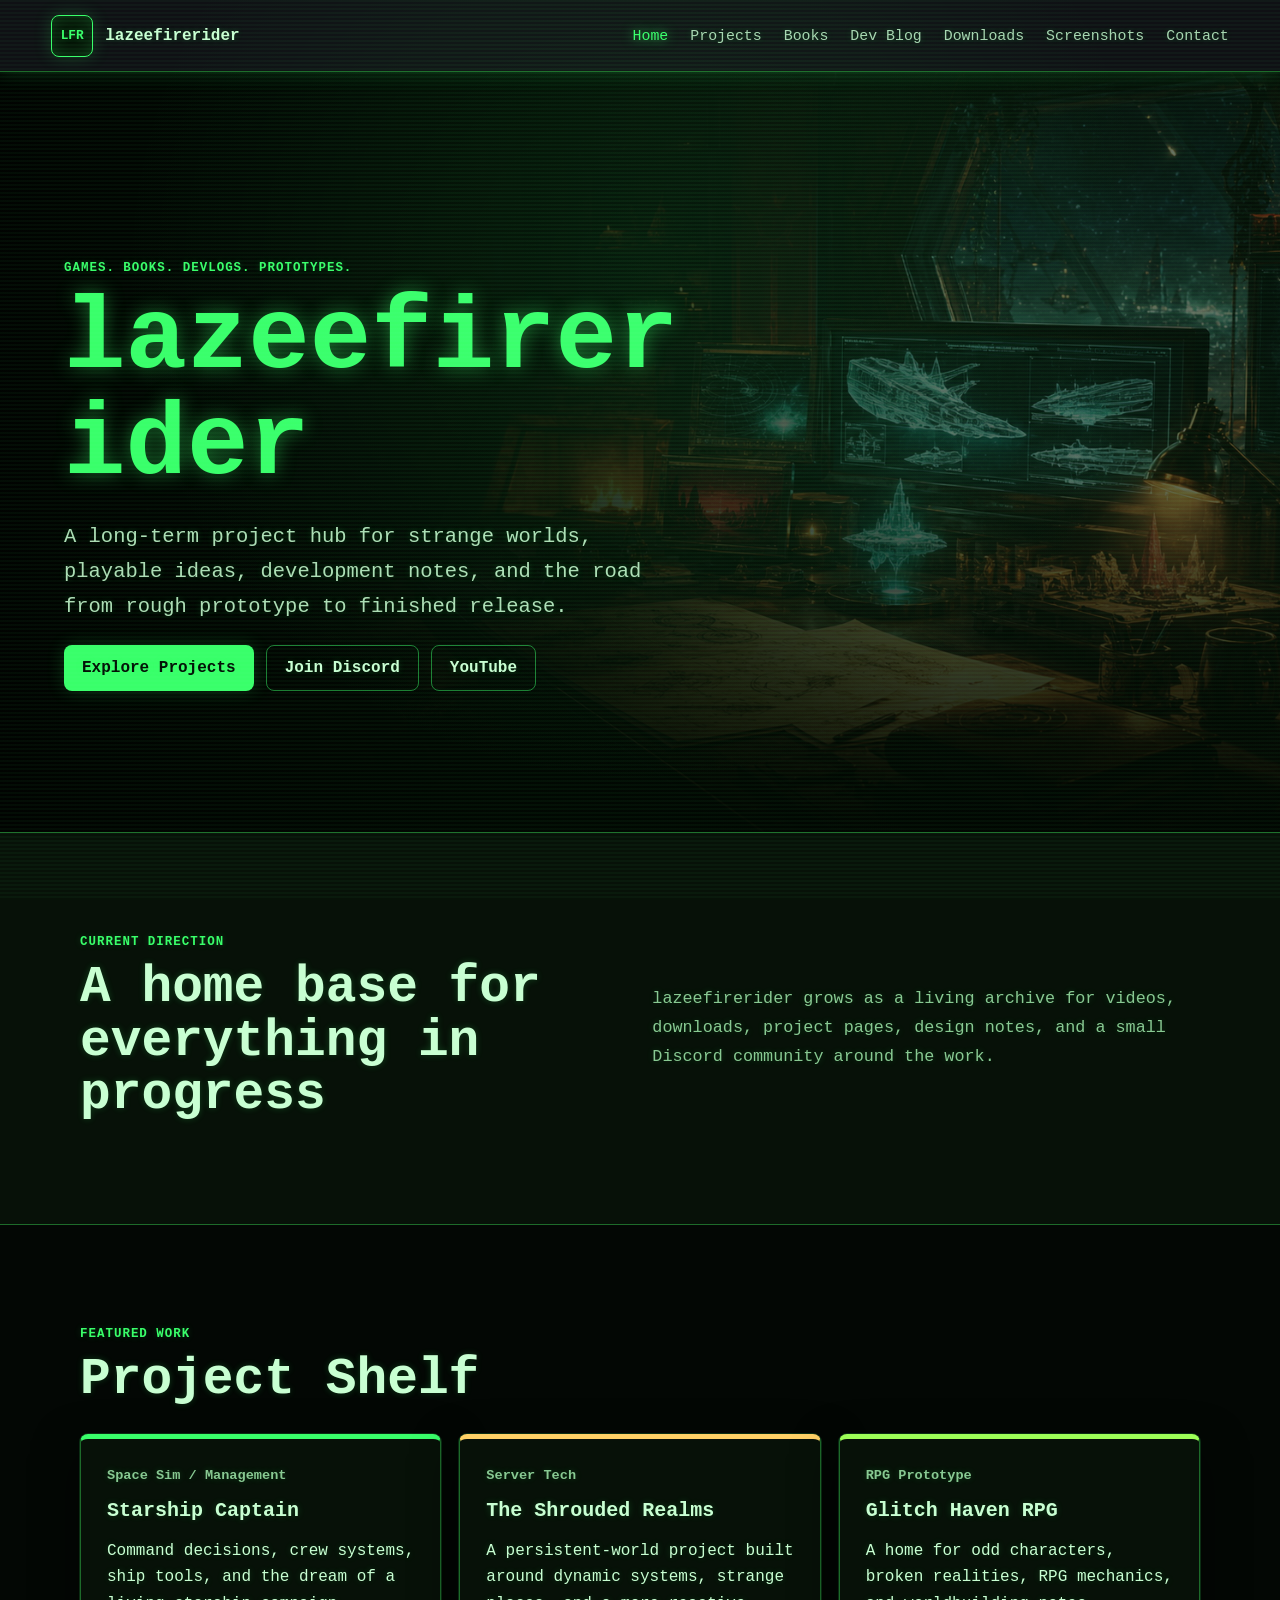
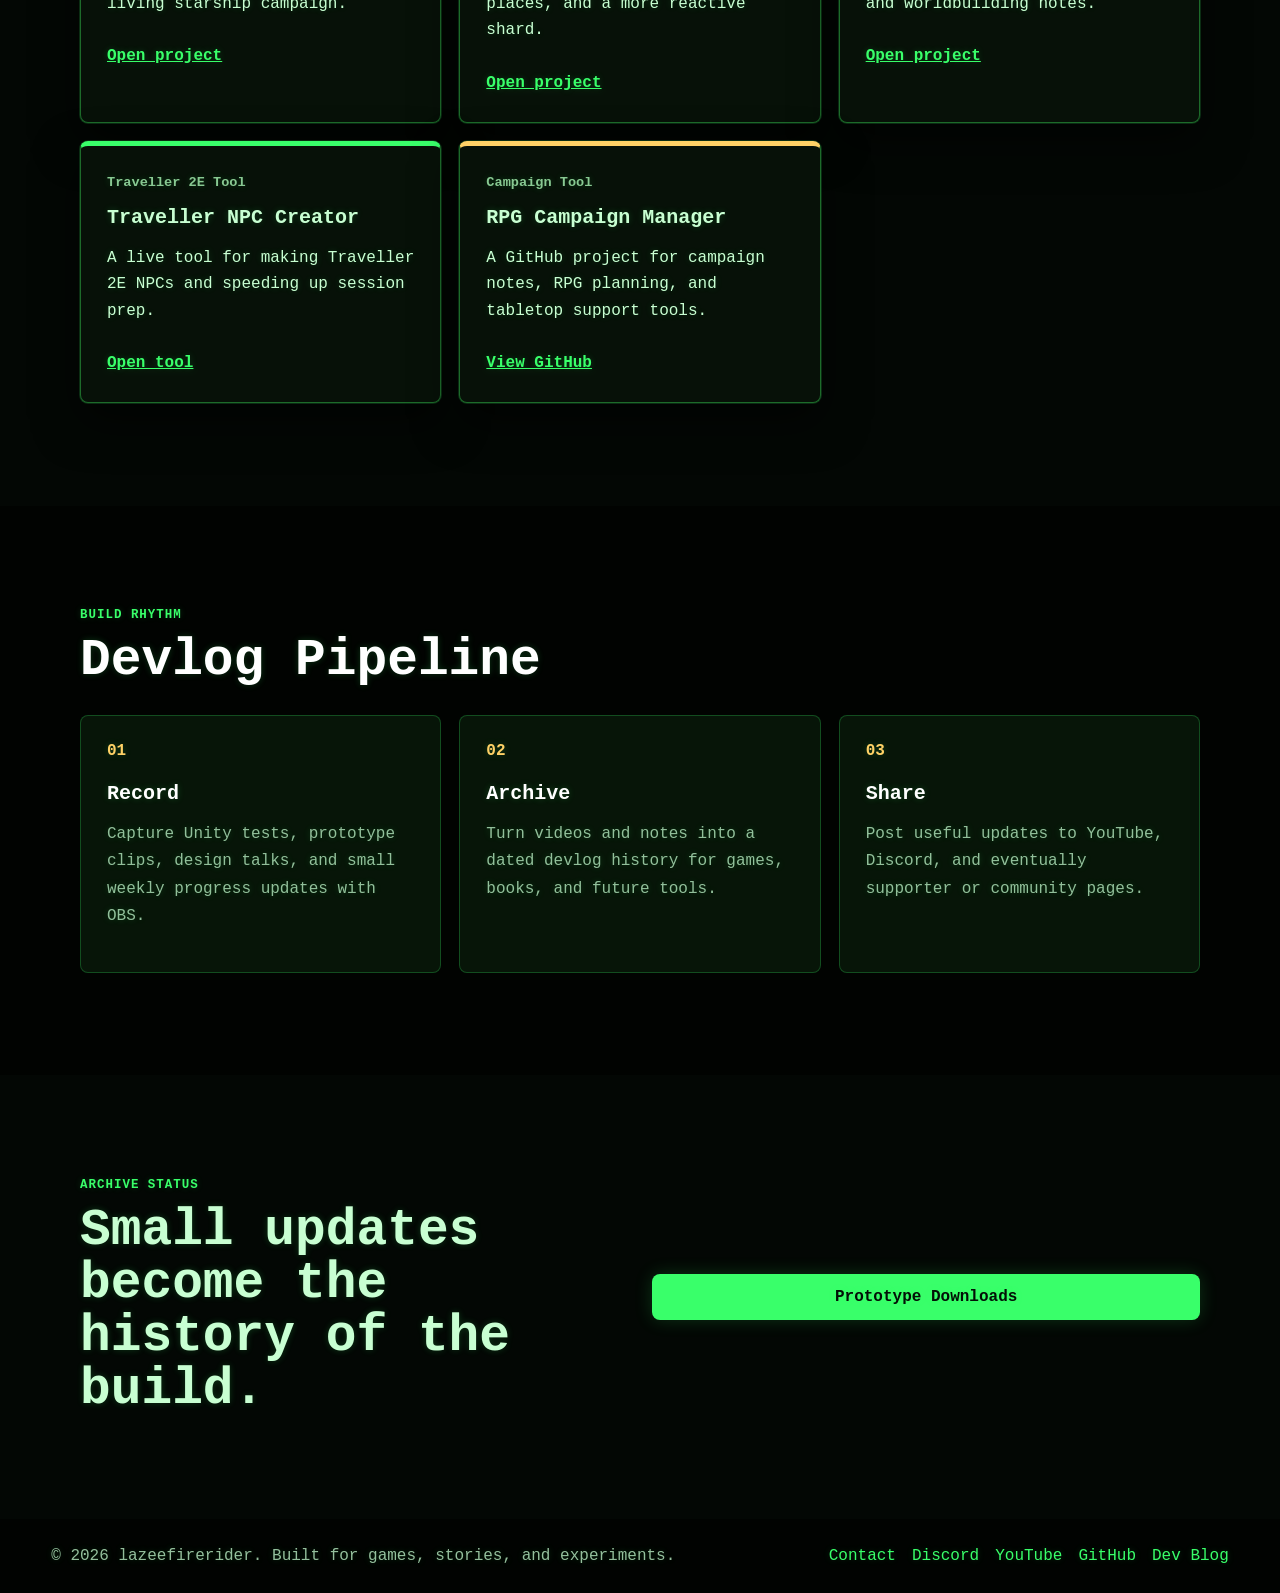
<file: index.html>
<!doctype html>
<html lang="en">
  <head>
    <meta charset="utf-8">
    <meta name="viewport" content="width=device-width, initial-scale=1">
    <title>lazeefirerider | Games, Books, Devlogs</title>
    <meta name="description" content="lazeefirerider is a long-term home for game projects, books, devlogs, prototypes, and community ideas.">
    <link rel="stylesheet" href="assets/css/styles.css">
    <script src="assets/js/main.js" defer></script>
  </head>
  <body>
    <header class="site-header">
      <a class="brand" href="index.html" aria-label="lazeefirerider home">
        <span class="brand-mark">LFR</span>
        <span class="brand-name">lazeefirerider</span>
      </a>
      <button class="nav-toggle" type="button" aria-expanded="false" aria-controls="site-nav">
        <span class="sr-only">Menu</span>
        <span></span>
        <span></span>
        <span></span>
      </button>
      <nav class="site-nav" id="site-nav" aria-label="Main navigation">
        <a href="index.html">Home</a>
        <a href="projects.html">Projects</a>
        <a href="books.html">Books</a>
        <a href="devlog.html">Dev Blog</a>
        <a href="downloads.html">Downloads</a>
        <a href="screenshots.html">Screenshots</a>
        <a href="contact.html">Contact</a>
      </nav>
    </header>

    <main>
      <section class="hero">
        <img src="assets/images/hero-workshop.png" alt="A warm sci-fi creative workshop filled with project notes, books, monitors, and starship holograms.">
        <div class="hero-overlay"></div>
        <div class="hero-content">
          <p class="eyebrow">Games. Books. Devlogs. Prototypes.</p>
          <h1>lazeefirerider</h1>
          <p class="hero-copy">A long-term project hub for strange worlds, playable ideas, development notes, and the road from rough prototype to finished release.</p>
          <div class="hero-actions">
            <a class="button primary" href="projects.html">Explore Projects</a>
            <a class="button ghost" href="https://discord.gg/QET9Vvmx8j" target="_blank" rel="noopener">Join Discord</a>
            <a class="button ghost" href="https://www.youtube.com/channel/UC9QKpTQ7woKhXMZlbx8soqw" target="_blank" rel="noopener">YouTube</a>
          </div>
        </div>
      </section>

      <section class="section intro-band">
        <div class="section-inner split">
          <div>
            <p class="eyebrow">Current Direction</p>
            <h2>A home base for everything in progress</h2>
          </div>
          <p>lazeefirerider grows as a living archive for videos, downloads, project pages, design notes, and a small Discord community around the work.</p>
        </div>
      </section>

      <section class="section">
        <div class="section-inner">
          <div class="section-heading">
            <p class="eyebrow">Featured Work</p>
            <h2>Project Shelf</h2>
          </div>
          <div class="project-grid">
            <article class="project-card accent-teal">
              <p class="project-kicker">Space Sim / Management</p>
              <h3>Starship Captain</h3>
              <p>Command decisions, crew systems, ship tools, and the dream of a living starship campaign.</p>
              <a href="projects/starship-captain.html">Open project</a>
            </article>
            <article class="project-card accent-red">
              <p class="project-kicker">Server Tech</p>
              <h3>The Shrouded Realms</h3>
              <p>A persistent-world project built around dynamic systems, strange places, and a more reactive shard.</p>
              <a href="projects/the-shrouded-realms.html">Open project</a>
            </article>
            <article class="project-card accent-gold">
              <p class="project-kicker">RPG Prototype</p>
              <h3>Glitch Haven RPG</h3>
              <p>A home for odd characters, broken realities, RPG mechanics, and worldbuilding notes.</p>
              <a href="projects/glitch-haven-rpg.html">Open project</a>
            </article>
            <article class="project-card accent-teal">
              <p class="project-kicker">Traveller 2E Tool</p>
              <h3>Traveller NPC Creator</h3>
              <p>A live tool for making Traveller 2E NPCs and speeding up session prep.</p>
              <a href="https://sites.google.com/view/lazeefirerider/traveller-2e-stuff/traveller-npc-creater?authuser=0" target="_blank" rel="noopener">Open tool</a>
            </article>
            <article class="project-card accent-red">
              <p class="project-kicker">Campaign Tool</p>
              <h3>RPG Campaign Manager</h3>
              <p>A GitHub project for campaign notes, RPG planning, and tabletop support tools.</p>
              <a href="https://github.com/lazeefirerider/RPG-Campaign-Manager" target="_blank" rel="noopener">View GitHub</a>
            </article>
          </div>
        </div>
      </section>

      <section class="section dark-band">
        <div class="section-inner">
          <div class="section-heading">
            <p class="eyebrow">Build Rhythm</p>
            <h2>Devlog Pipeline</h2>
          </div>
          <div class="timeline">
            <div>
              <span>01</span>
              <h3>Record</h3>
              <p>Capture Unity tests, prototype clips, design talks, and small weekly progress updates with OBS.</p>
            </div>
            <div>
              <span>02</span>
              <h3>Archive</h3>
              <p>Turn videos and notes into a dated devlog history for games, books, and future tools.</p>
            </div>
            <div>
              <span>03</span>
              <h3>Share</h3>
              <p>Post useful updates to YouTube, Discord, and eventually supporter or community pages.</p>
            </div>
          </div>
        </div>
      </section>

      <section class="section">
        <div class="section-inner cta-row">
          <div>
            <p class="eyebrow">Archive Status</p>
            <h2>Small updates become the history of the build.</h2>
          </div>
          <a class="button primary" href="downloads.html">Prototype Downloads</a>
        </div>
      </section>
    </main>

    <footer class="site-footer">
      <p>&copy; <span data-current-year></span> lazeefirerider. Built for games, stories, and experiments.</p>
      <div>
        <a href="contact.html">Contact</a>
        <a href="https://discord.gg/QET9Vvmx8j" target="_blank" rel="noopener">Discord</a>
        <a href="https://www.youtube.com/channel/UC9QKpTQ7woKhXMZlbx8soqw" target="_blank" rel="noopener">YouTube</a>
        <a href="https://github.com/lazeefirerider" target="_blank" rel="noopener">GitHub</a>
        <a href="devlog.html">Dev Blog</a>
      </div>
    </footer>
  </body>
</html>
</file>
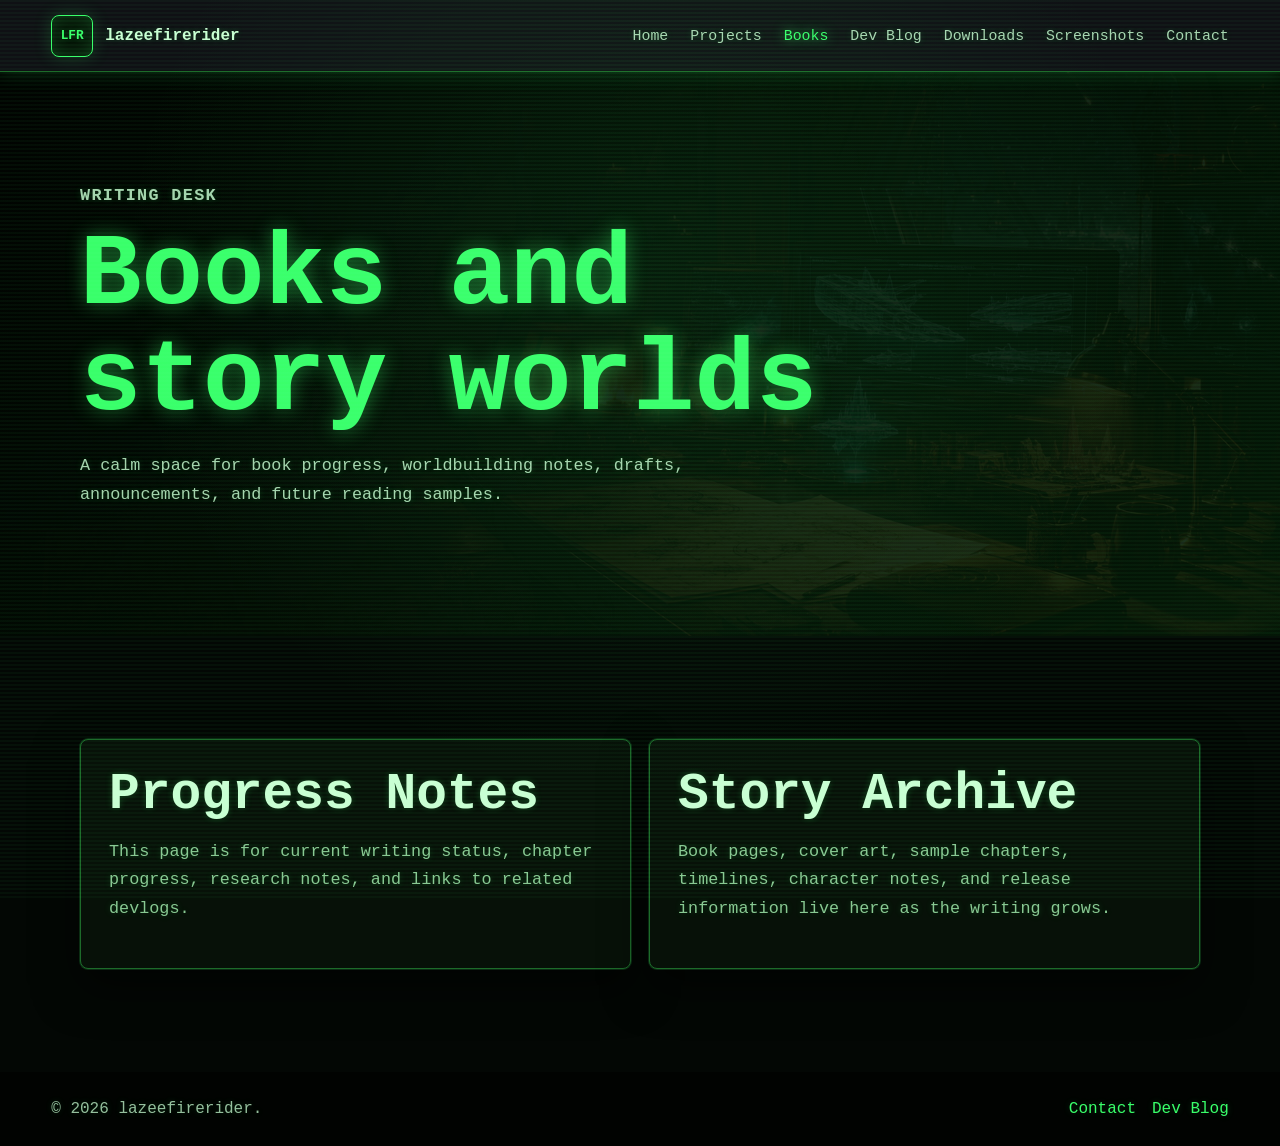
<file: books.html>
<!doctype html>
<html lang="en">
  <head>
    <meta charset="utf-8">
    <meta name="viewport" content="width=device-width, initial-scale=1">
    <title>Books | lazeefirerider</title>
    <link rel="stylesheet" href="assets/css/styles.css">
    <script src="assets/js/main.js" defer></script>
  </head>
  <body>
    <header class="site-header">
      <a class="brand" href="index.html"><span class="brand-mark">LFR</span><span class="brand-name">lazeefirerider</span></a>
      <button class="nav-toggle" type="button" aria-expanded="false" aria-controls="site-nav"><span class="sr-only">Menu</span><span></span><span></span><span></span></button>
      <nav class="site-nav" id="site-nav" aria-label="Main navigation"><a href="index.html">Home</a><a href="projects.html">Projects</a><a href="books.html">Books</a><a href="devlog.html">Dev Blog</a><a href="downloads.html">Downloads</a><a href="screenshots.html">Screenshots</a><a href="contact.html">Contact</a></nav>
    </header>
    <main>
      <section class="page-hero compact"><div class="section-inner"><p class="eyebrow">Writing Desk</p><h1>Books and story worlds</h1><p>A calm space for book progress, worldbuilding notes, drafts, announcements, and future reading samples.</p></div></section>
      <section class="section">
        <div class="section-inner content-grid">
          <article><h2>Progress Notes</h2><p>This page is for current writing status, chapter progress, research notes, and links to related devlogs.</p></article>
          <article><h2>Story Archive</h2><p>Book pages, cover art, sample chapters, timelines, character notes, and release information live here as the writing grows.</p></article>
        </div>
      </section>
    </main>
    <footer class="site-footer"><p>&copy; <span data-current-year></span> lazeefirerider.</p><div><a href="contact.html">Contact</a><a href="devlog.html">Dev Blog</a></div></footer>
  </body>
</html>
</file>
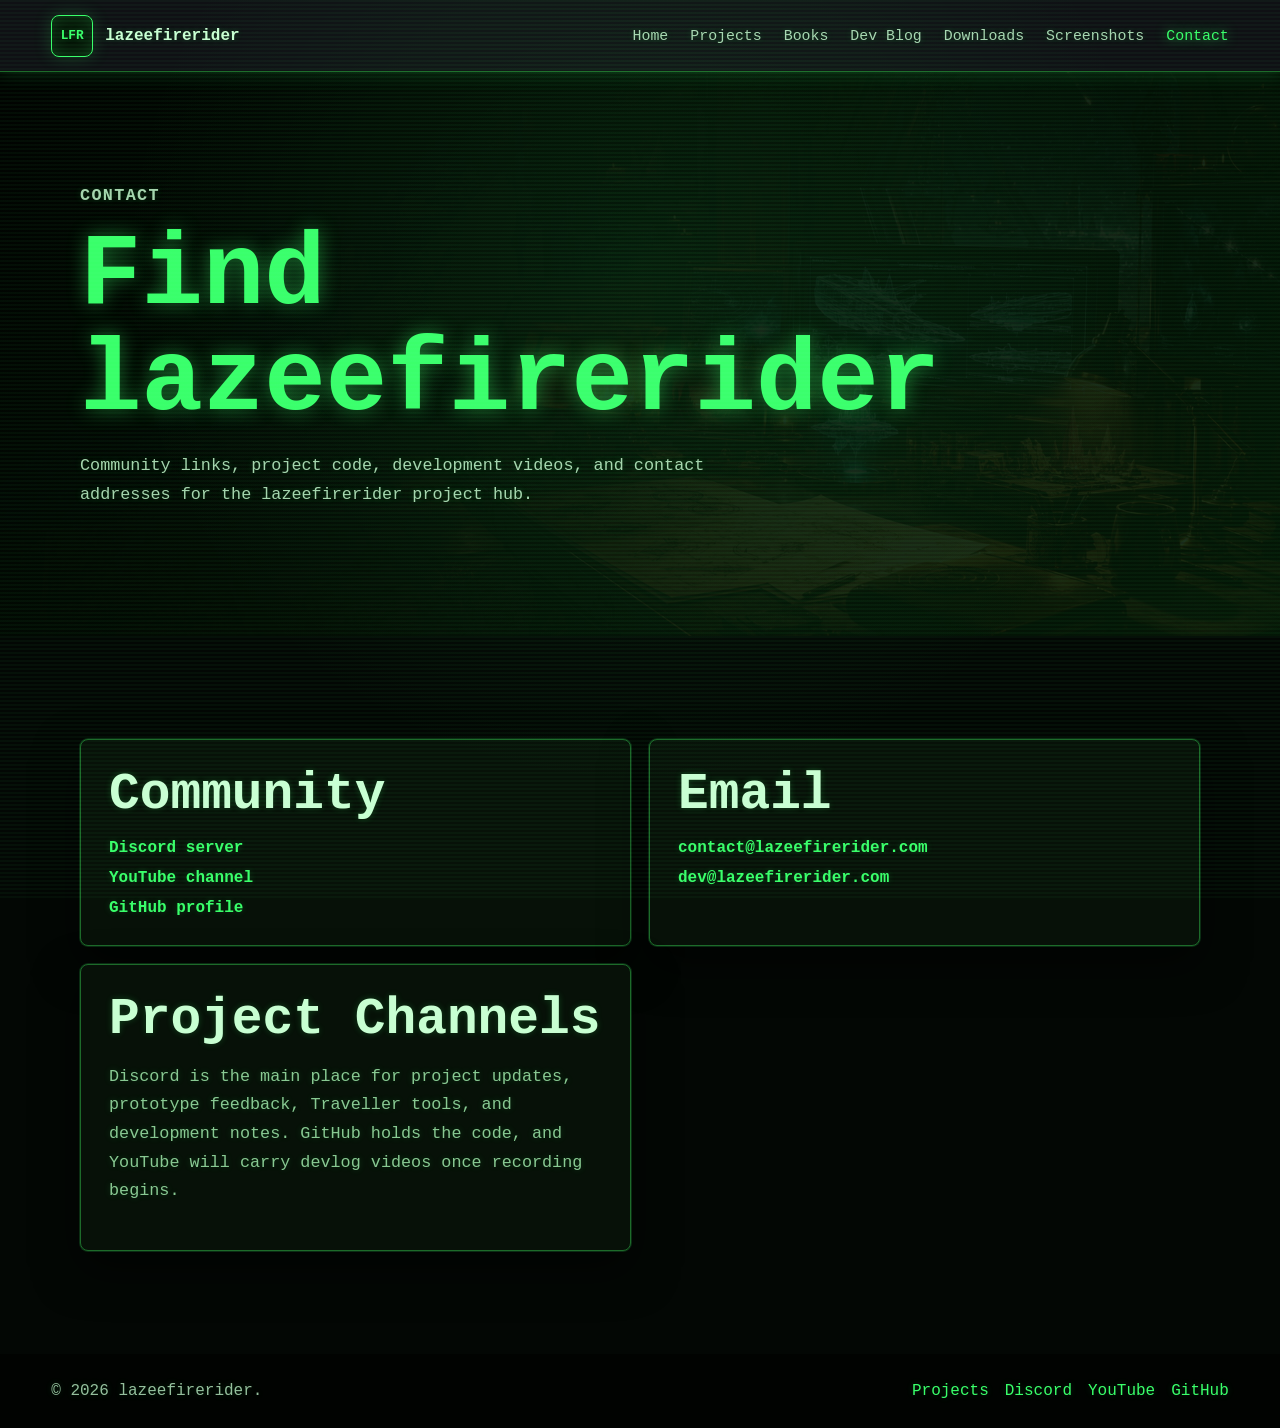
<file: contact.html>
<!doctype html>
<html lang="en">
  <head>
    <meta charset="utf-8">
    <meta name="viewport" content="width=device-width, initial-scale=1">
    <title>Contact | lazeefirerider</title>
    <link rel="stylesheet" href="assets/css/styles.css">
    <script src="assets/js/main.js" defer></script>
  </head>
  <body>
    <header class="site-header">
      <a class="brand" href="index.html"><span class="brand-mark">LFR</span><span class="brand-name">lazeefirerider</span></a>
      <button class="nav-toggle" type="button" aria-expanded="false" aria-controls="site-nav"><span class="sr-only">Menu</span><span></span><span></span><span></span></button>
      <nav class="site-nav" id="site-nav" aria-label="Main navigation"><a href="index.html">Home</a><a href="projects.html">Projects</a><a href="books.html">Books</a><a href="devlog.html">Dev Blog</a><a href="downloads.html">Downloads</a><a href="screenshots.html">Screenshots</a><a href="contact.html">Contact</a></nav>
    </header>
    <main>
      <section class="page-hero compact"><div class="section-inner"><p class="eyebrow">Contact</p><h1>Find lazeefirerider</h1><p>Community links, project code, development videos, and contact addresses for the lazeefirerider project hub.</p></div></section>
      <section class="section">
        <div class="section-inner contact-grid">
          <article>
            <h2>Community</h2>
            <ul class="link-list">
              <li><a href="https://discord.gg/QET9Vvmx8j" target="_blank" rel="noopener">Discord server</a></li>
              <li><a href="https://www.youtube.com/channel/UC9QKpTQ7woKhXMZlbx8soqw" target="_blank" rel="noopener">YouTube channel</a></li>
              <li><a href="https://github.com/lazeefirerider" target="_blank" rel="noopener">GitHub profile</a></li>
            </ul>
          </article>
          <article>
            <h2>Email</h2>
            <ul class="link-list">
              <li><a href="mailto:contact@lazeefirerider.com">contact@lazeefirerider.com</a></li>
              <li><a href="mailto:dev@lazeefirerider.com">dev@lazeefirerider.com</a></li>
            </ul>
          </article>
          <article>
            <h2>Project Channels</h2>
            <p>Discord is the main place for project updates, prototype feedback, Traveller tools, and development notes. GitHub holds the code, and YouTube will carry devlog videos once recording begins.</p>
          </article>
        </div>
      </section>
    </main>
    <footer class="site-footer"><p>&copy; <span data-current-year></span> lazeefirerider.</p><div><a href="projects.html">Projects</a><a href="https://discord.gg/QET9Vvmx8j" target="_blank" rel="noopener">Discord</a><a href="https://www.youtube.com/channel/UC9QKpTQ7woKhXMZlbx8soqw" target="_blank" rel="noopener">YouTube</a><a href="https://github.com/lazeefirerider" target="_blank" rel="noopener">GitHub</a></div></footer>
  </body>
</html>
</file>
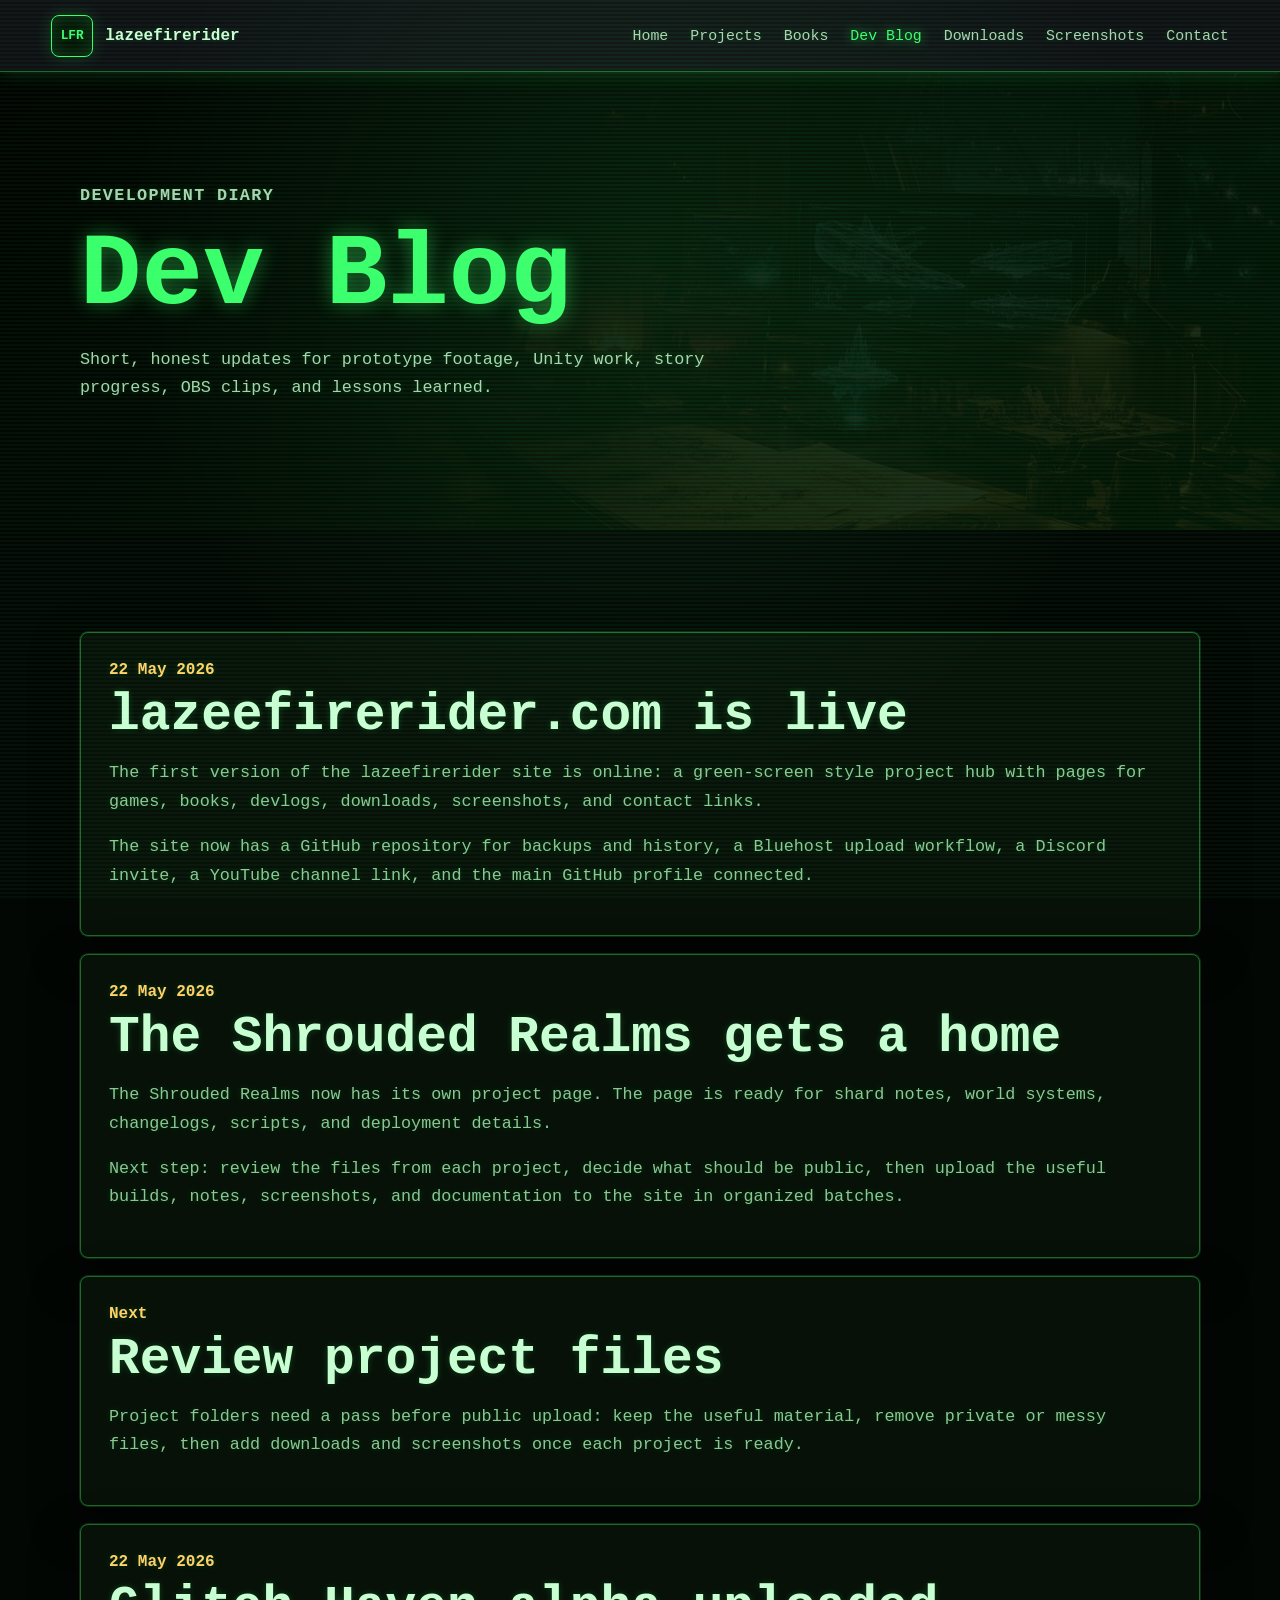
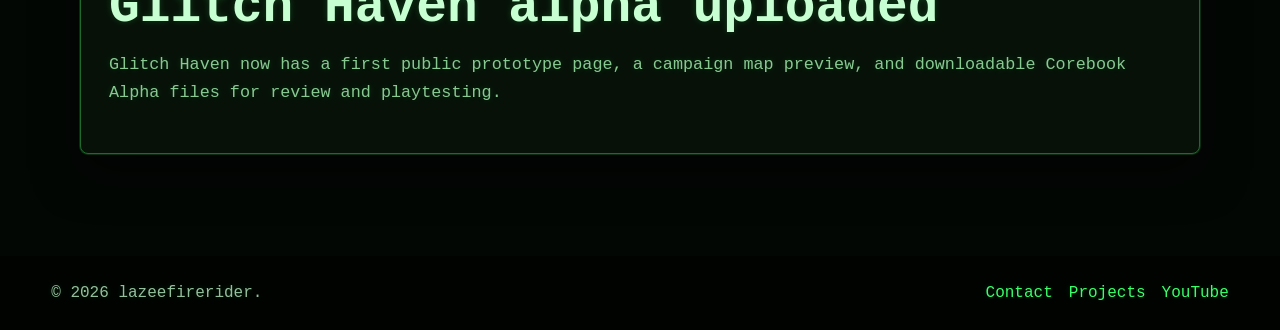
<file: devlog.html>
<!doctype html>
<html lang="en">
  <head>
    <meta charset="utf-8">
    <meta name="viewport" content="width=device-width, initial-scale=1">
    <title>Dev Blog | lazeefirerider</title>
    <link rel="stylesheet" href="assets/css/styles.css">
    <script src="assets/js/main.js" defer></script>
  </head>
  <body>
    <header class="site-header">
      <a class="brand" href="index.html"><span class="brand-mark">LFR</span><span class="brand-name">lazeefirerider</span></a>
      <button class="nav-toggle" type="button" aria-expanded="false" aria-controls="site-nav"><span class="sr-only">Menu</span><span></span><span></span><span></span></button>
      <nav class="site-nav" id="site-nav" aria-label="Main navigation"><a href="index.html">Home</a><a href="projects.html">Projects</a><a href="books.html">Books</a><a href="devlog.html">Dev Blog</a><a href="downloads.html">Downloads</a><a href="screenshots.html">Screenshots</a><a href="contact.html">Contact</a></nav>
    </header>
    <main>
      <section class="page-hero compact"><div class="section-inner"><p class="eyebrow">Development Diary</p><h1>Dev Blog</h1><p>Short, honest updates for prototype footage, Unity work, story progress, OBS clips, and lessons learned.</p></div></section>
      <section class="section">
        <div class="section-inner journal-list">
          <article class="journal-entry">
            <time datetime="2026-05-22">22 May 2026</time>
            <h2>lazeefirerider.com is live</h2>
            <p>The first version of the lazeefirerider site is online: a green-screen style project hub with pages for games, books, devlogs, downloads, screenshots, and contact links.</p>
            <p>The site now has a GitHub repository for backups and history, a Bluehost upload workflow, a Discord invite, a YouTube channel link, and the main GitHub profile connected.</p>
          </article>
          <article class="journal-entry">
            <time datetime="2026-05-22">22 May 2026</time>
            <h2>The Shrouded Realms gets a home</h2>
            <p>The Shrouded Realms now has its own project page. The page is ready for shard notes, world systems, changelogs, scripts, and deployment details.</p>
            <p>Next step: review the files from each project, decide what should be public, then upload the useful builds, notes, screenshots, and documentation to the site in organized batches.</p>
          </article>
          <article class="journal-entry">
            <time datetime="2026-05-22">Next</time>
            <h2>Review project files</h2>
            <p>Project folders need a pass before public upload: keep the useful material, remove private or messy files, then add downloads and screenshots once each project is ready.</p>
          </article>
          <article class="journal-entry">
            <time datetime="2026-05-22">22 May 2026</time>
            <h2>Glitch Haven alpha uploaded</h2>
            <p>Glitch Haven now has a first public prototype page, a campaign map preview, and downloadable Corebook Alpha files for review and playtesting.</p>
          </article>
        </div>
      </section>
    </main>
    <footer class="site-footer"><p>&copy; <span data-current-year></span> lazeefirerider.</p><div><a href="contact.html">Contact</a><a href="projects.html">Projects</a><a href="https://www.youtube.com/channel/UC9QKpTQ7woKhXMZlbx8soqw" target="_blank" rel="noopener">YouTube</a></div></footer>
  </body>
</html>
</file>
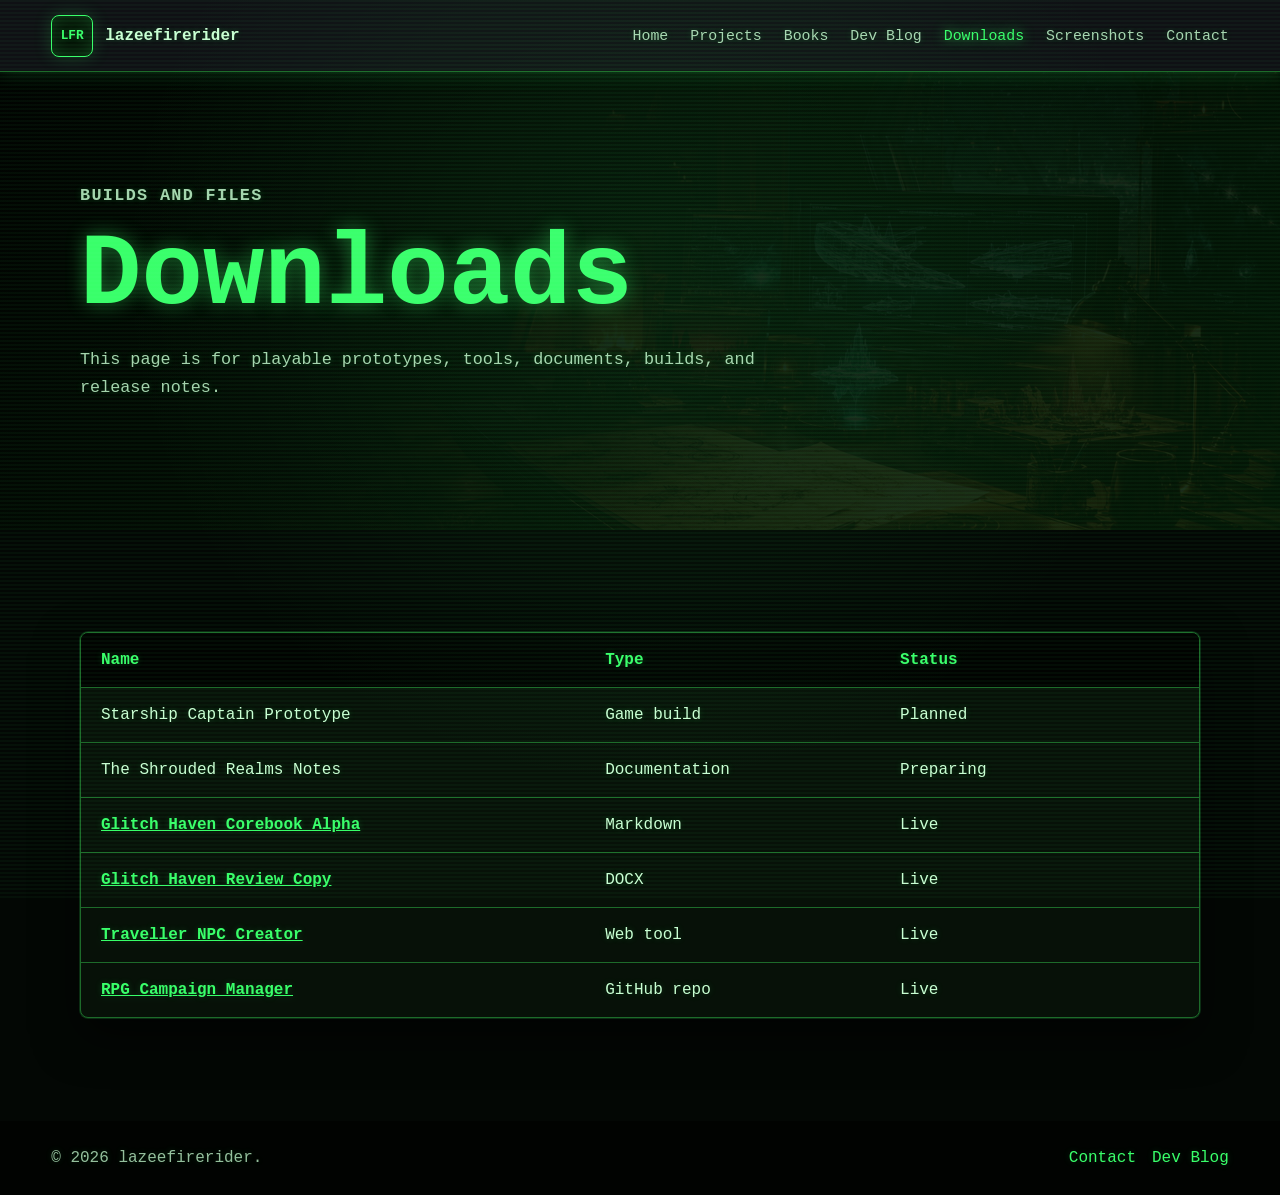
<file: downloads.html>
<!doctype html>
<html lang="en">
  <head>
    <meta charset="utf-8">
    <meta name="viewport" content="width=device-width, initial-scale=1">
    <title>Downloads | lazeefirerider</title>
    <link rel="stylesheet" href="assets/css/styles.css">
    <script src="assets/js/main.js" defer></script>
  </head>
  <body>
    <header class="site-header">
      <a class="brand" href="index.html"><span class="brand-mark">LFR</span><span class="brand-name">lazeefirerider</span></a>
      <button class="nav-toggle" type="button" aria-expanded="false" aria-controls="site-nav"><span class="sr-only">Menu</span><span></span><span></span><span></span></button>
      <nav class="site-nav" id="site-nav" aria-label="Main navigation"><a href="index.html">Home</a><a href="projects.html">Projects</a><a href="books.html">Books</a><a href="devlog.html">Dev Blog</a><a href="downloads.html">Downloads</a><a href="screenshots.html">Screenshots</a><a href="contact.html">Contact</a></nav>
    </header>
    <main>
      <section class="page-hero compact"><div class="section-inner"><p class="eyebrow">Builds and Files</p><h1>Downloads</h1><p>This page is for playable prototypes, tools, documents, builds, and release notes.</p></div></section>
      <section class="section">
        <div class="section-inner download-table">
          <div class="table-row header"><span>Name</span><span>Type</span><span>Status</span></div>
          <div class="table-row"><span>Starship Captain Prototype</span><span>Game build</span><span>Planned</span></div>
          <div class="table-row"><span>The Shrouded Realms Notes</span><span>Documentation</span><span>Preparing</span></div>
          <div class="table-row"><span><a href="assets/downloads/GLITCH_HAVEN_COREBOOK_ALPHA.md" download>Glitch Haven Corebook Alpha</a></span><span>Markdown</span><span>Live</span></div>
          <div class="table-row"><span><a href="assets/downloads/GLITCH_HAVEN_COREBOOK_ALPHA.docx" download>Glitch Haven Review Copy</a></span><span>DOCX</span><span>Live</span></div>
          <div class="table-row"><span><a href="https://sites.google.com/view/lazeefirerider/traveller-2e-stuff/traveller-npc-creater?authuser=0" target="_blank" rel="noopener">Traveller NPC Creator</a></span><span>Web tool</span><span>Live</span></div>
          <div class="table-row"><span><a href="https://github.com/lazeefirerider/RPG-Campaign-Manager" target="_blank" rel="noopener">RPG Campaign Manager</a></span><span>GitHub repo</span><span>Live</span></div>
        </div>
      </section>
    </main>
    <footer class="site-footer"><p>&copy; <span data-current-year></span> lazeefirerider.</p><div><a href="contact.html">Contact</a><a href="devlog.html">Dev Blog</a></div></footer>
  </body>
</html>
</file>
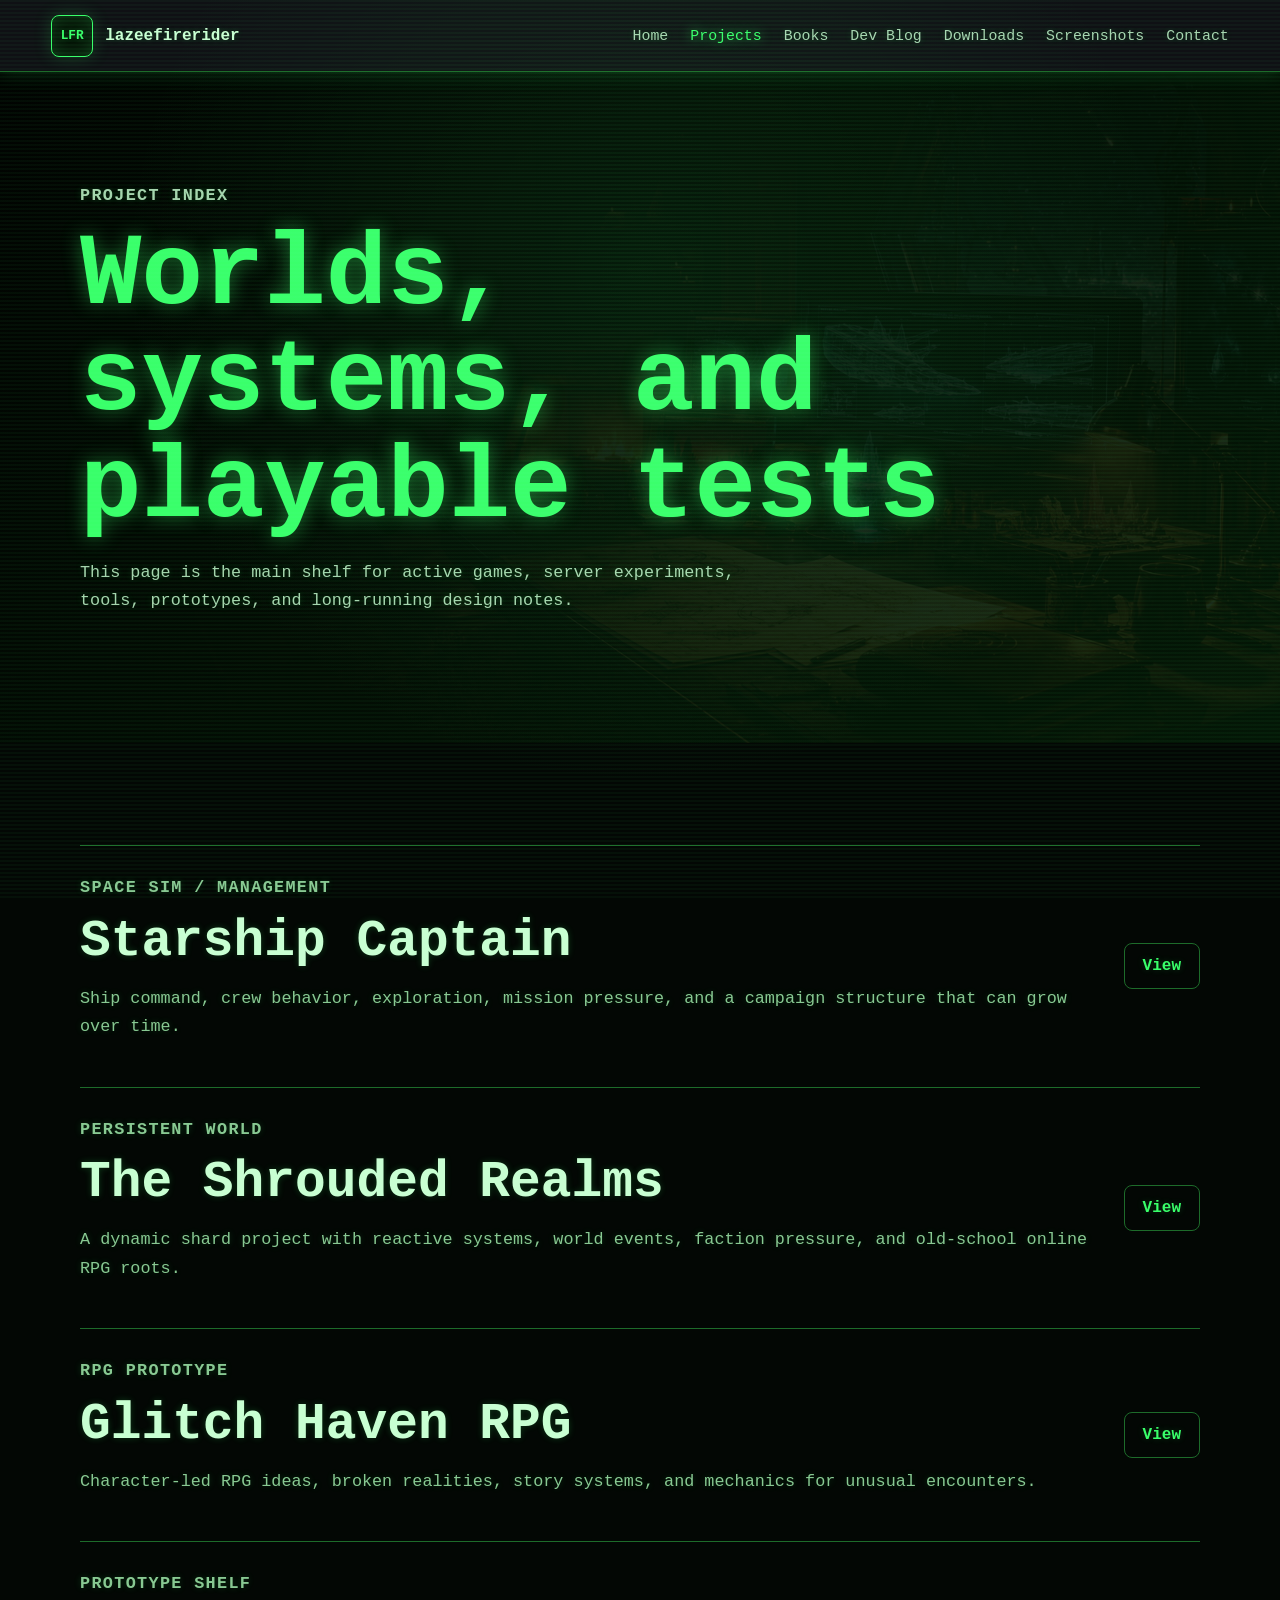
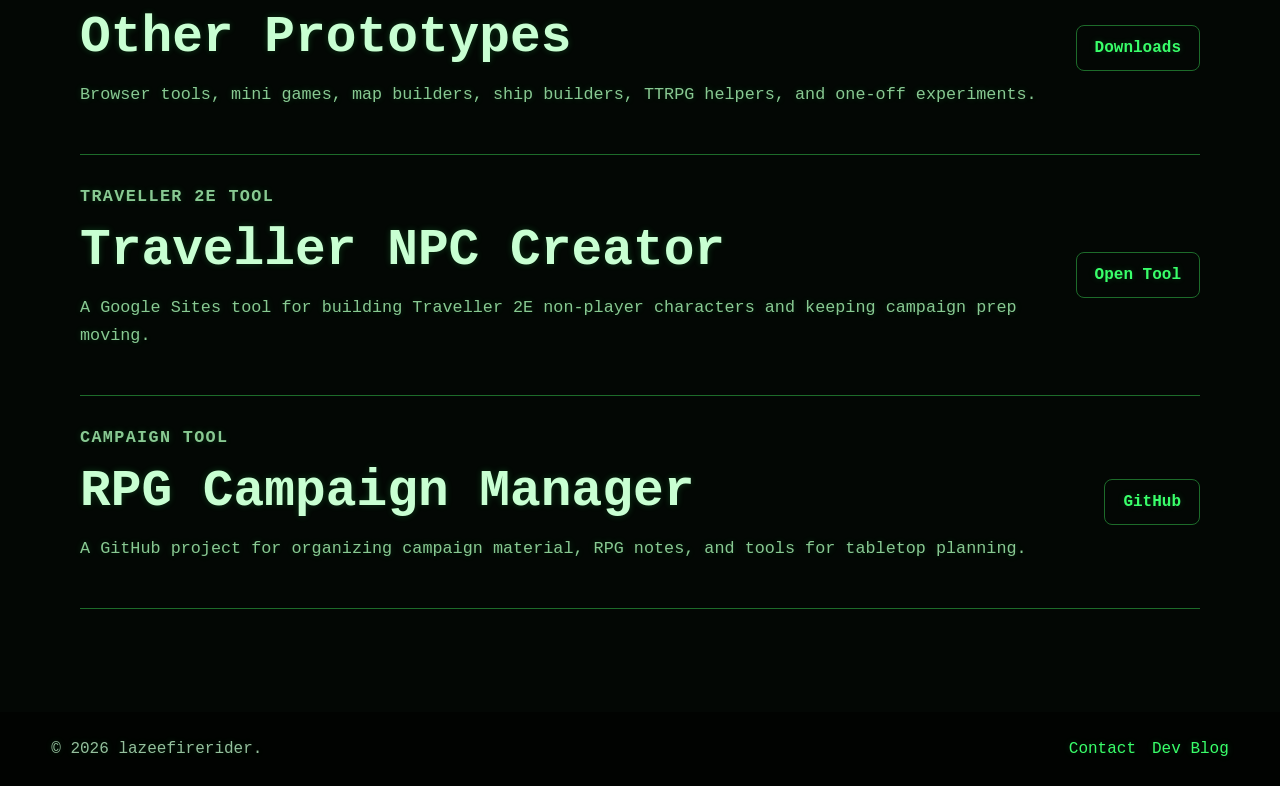
<file: projects.html>
<!doctype html>
<html lang="en">
  <head>
    <meta charset="utf-8">
    <meta name="viewport" content="width=device-width, initial-scale=1">
    <title>Projects | lazeefirerider</title>
    <meta name="description" content="Game projects, prototypes, server experiments, and creative tools from lazeefirerider.">
    <link rel="stylesheet" href="assets/css/styles.css">
    <script src="assets/js/main.js" defer></script>
  </head>
  <body>
    <header class="site-header">
      <a class="brand" href="index.html"><span class="brand-mark">LFR</span><span class="brand-name">lazeefirerider</span></a>
      <button class="nav-toggle" type="button" aria-expanded="false" aria-controls="site-nav"><span class="sr-only">Menu</span><span></span><span></span><span></span></button>
      <nav class="site-nav" id="site-nav" aria-label="Main navigation">
        <a href="index.html">Home</a><a href="projects.html">Projects</a><a href="books.html">Books</a><a href="devlog.html">Dev Blog</a><a href="downloads.html">Downloads</a><a href="screenshots.html">Screenshots</a><a href="contact.html">Contact</a>
      </nav>
    </header>
    <main>
      <section class="page-hero compact">
        <div class="section-inner">
          <p class="eyebrow">Project Index</p>
          <h1>Worlds, systems, and playable tests</h1>
          <p>This page is the main shelf for active games, server experiments, tools, prototypes, and long-running design notes.</p>
        </div>
      </section>
      <section class="section">
        <div class="section-inner project-list">
          <article class="feature-row">
            <div><p class="eyebrow">Space Sim / Management</p><h2>Starship Captain</h2><p>Ship command, crew behavior, exploration, mission pressure, and a campaign structure that can grow over time.</p></div>
            <a class="button ghost dark" href="projects/starship-captain.html">View</a>
          </article>
          <article class="feature-row">
            <div><p class="eyebrow">Persistent World</p><h2>The Shrouded Realms</h2><p>A dynamic shard project with reactive systems, world events, faction pressure, and old-school online RPG roots.</p></div>
            <a class="button ghost dark" href="projects/the-shrouded-realms.html">View</a>
          </article>
          <article class="feature-row">
            <div><p class="eyebrow">RPG Prototype</p><h2>Glitch Haven RPG</h2><p>Character-led RPG ideas, broken realities, story systems, and mechanics for unusual encounters.</p></div>
            <a class="button ghost dark" href="projects/glitch-haven-rpg.html">View</a>
          </article>
          <article class="feature-row">
            <div><p class="eyebrow">Prototype Shelf</p><h2>Other Prototypes</h2><p>Browser tools, mini games, map builders, ship builders, TTRPG helpers, and one-off experiments.</p></div>
            <a class="button ghost dark" href="downloads.html">Downloads</a>
          </article>
          <article class="feature-row">
            <div><p class="eyebrow">Traveller 2E Tool</p><h2>Traveller NPC Creator</h2><p>A Google Sites tool for building Traveller 2E non-player characters and keeping campaign prep moving.</p></div>
            <a class="button ghost dark" href="https://sites.google.com/view/lazeefirerider/traveller-2e-stuff/traveller-npc-creater?authuser=0" target="_blank" rel="noopener">Open Tool</a>
          </article>
          <article class="feature-row">
            <div><p class="eyebrow">Campaign Tool</p><h2>RPG Campaign Manager</h2><p>A GitHub project for organizing campaign material, RPG notes, and tools for tabletop planning.</p></div>
            <a class="button ghost dark" href="https://github.com/lazeefirerider/RPG-Campaign-Manager" target="_blank" rel="noopener">GitHub</a>
          </article>
        </div>
      </section>
    </main>
    <footer class="site-footer"><p>&copy; <span data-current-year></span> lazeefirerider.</p><div><a href="contact.html">Contact</a><a href="devlog.html">Dev Blog</a></div></footer>
  </body>
</html>
</file>
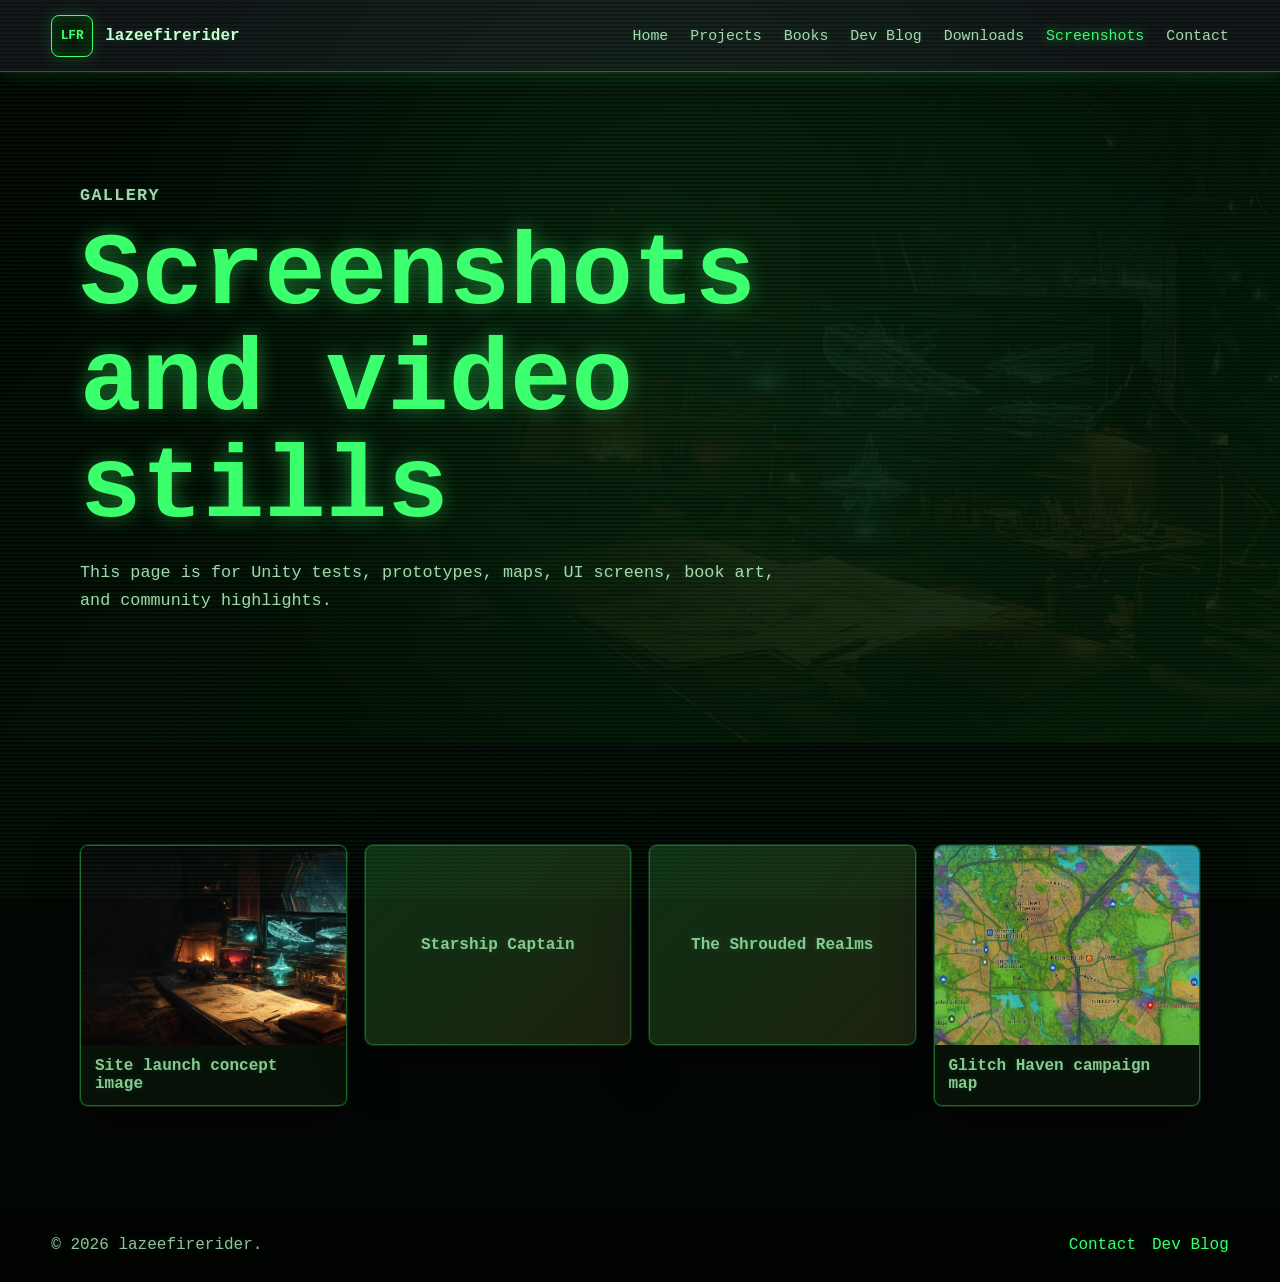
<file: screenshots.html>
<!doctype html>
<html lang="en">
  <head>
    <meta charset="utf-8">
    <meta name="viewport" content="width=device-width, initial-scale=1">
    <title>Screenshots | lazeefirerider</title>
    <link rel="stylesheet" href="assets/css/styles.css">
    <script src="assets/js/main.js" defer></script>
  </head>
  <body>
    <header class="site-header">
      <a class="brand" href="index.html"><span class="brand-mark">LFR</span><span class="brand-name">lazeefirerider</span></a>
      <button class="nav-toggle" type="button" aria-expanded="false" aria-controls="site-nav"><span class="sr-only">Menu</span><span></span><span></span><span></span></button>
      <nav class="site-nav" id="site-nav" aria-label="Main navigation"><a href="index.html">Home</a><a href="projects.html">Projects</a><a href="books.html">Books</a><a href="devlog.html">Dev Blog</a><a href="downloads.html">Downloads</a><a href="screenshots.html">Screenshots</a><a href="contact.html">Contact</a></nav>
    </header>
    <main>
      <section class="page-hero compact"><div class="section-inner"><p class="eyebrow">Gallery</p><h1>Screenshots and video stills</h1><p>This page is for Unity tests, prototypes, maps, UI screens, book art, and community highlights.</p></div></section>
      <section class="section">
        <div class="section-inner gallery-grid">
          <figure><img src="assets/images/hero-workshop.png" alt="lazeefirerider project workshop concept art."><figcaption>Site launch concept image</figcaption></figure>
          <div class="placeholder-shot"><span>Starship Captain</span></div>
          <div class="placeholder-shot"><span>The Shrouded Realms</span></div>
          <figure><img src="assets/images/dartford-map-nature-digital-glitches.png" alt="Dartford map overtaken by nature and digital glitch corruption."><figcaption>Glitch Haven campaign map</figcaption></figure>
        </div>
      </section>
    </main>
    <footer class="site-footer"><p>&copy; <span data-current-year></span> lazeefirerider.</p><div><a href="contact.html">Contact</a><a href="devlog.html">Dev Blog</a></div></footer>
  </body>
</html>
</file>
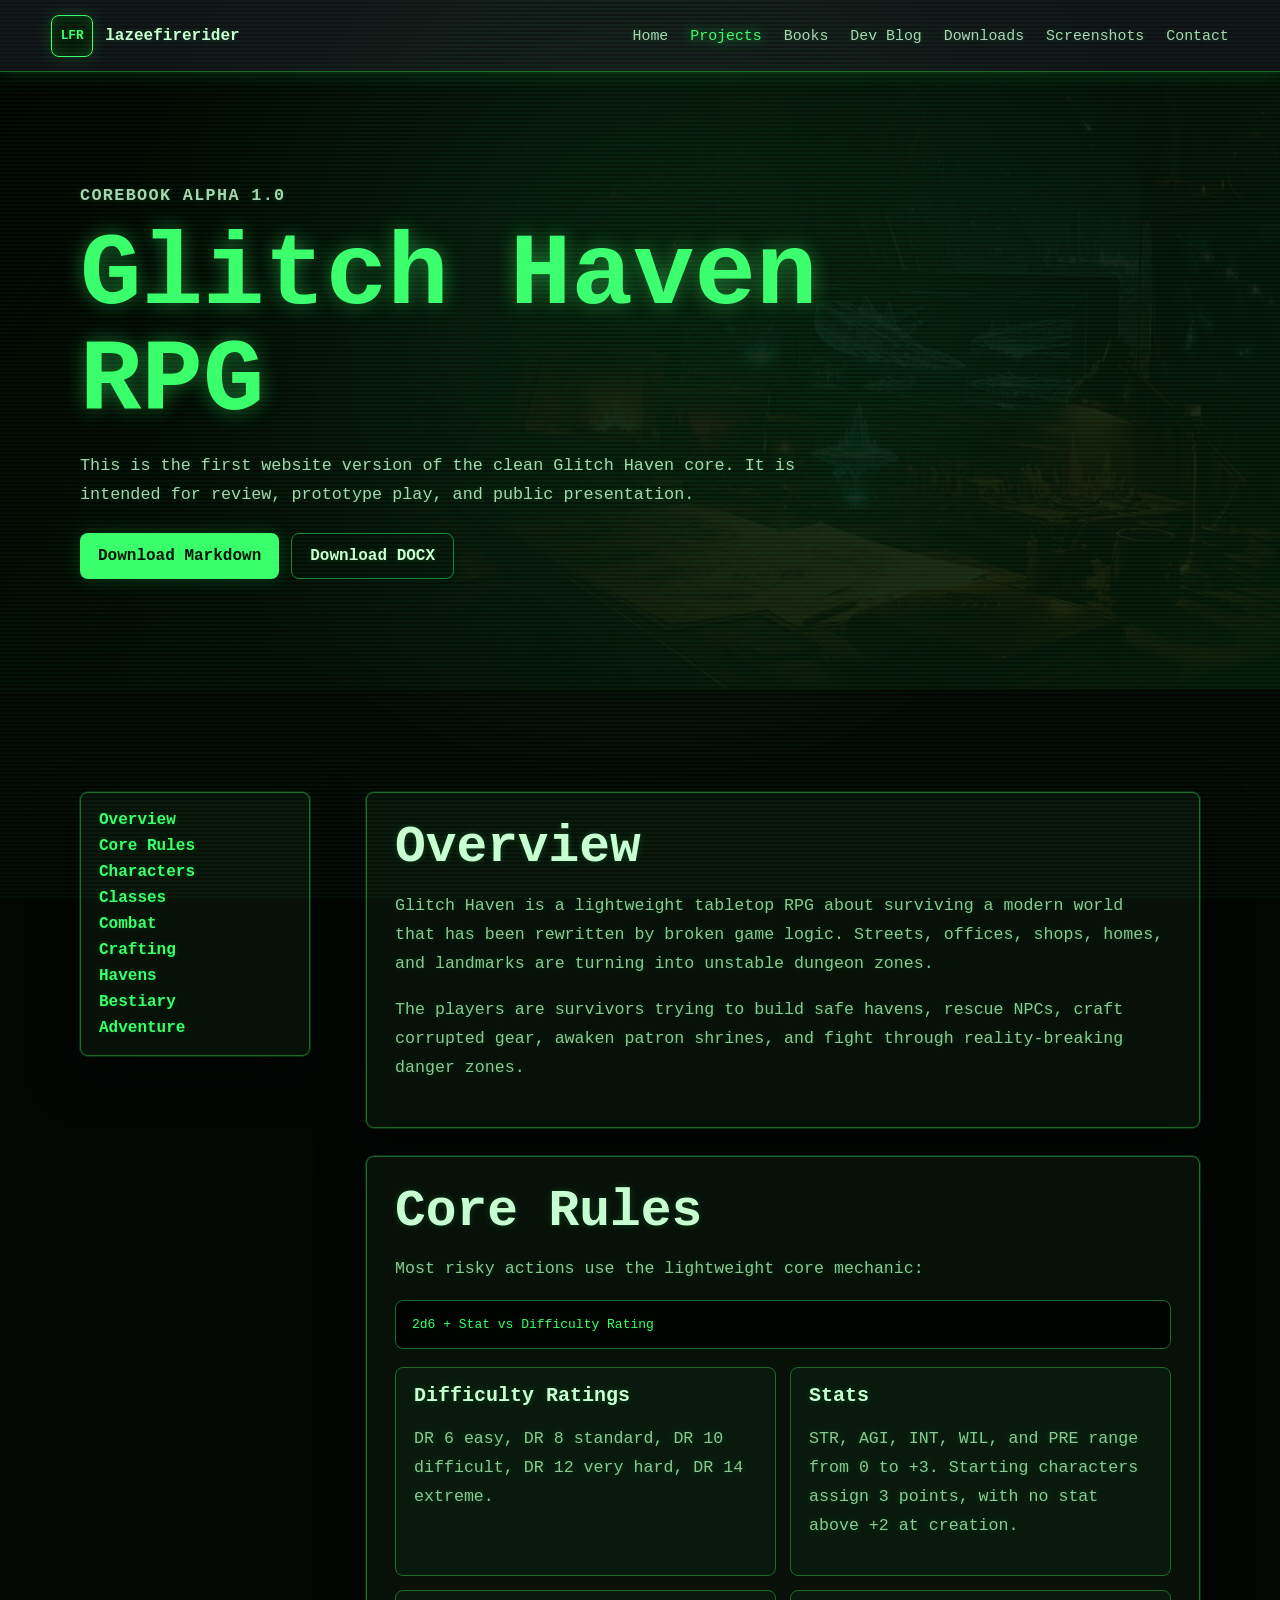
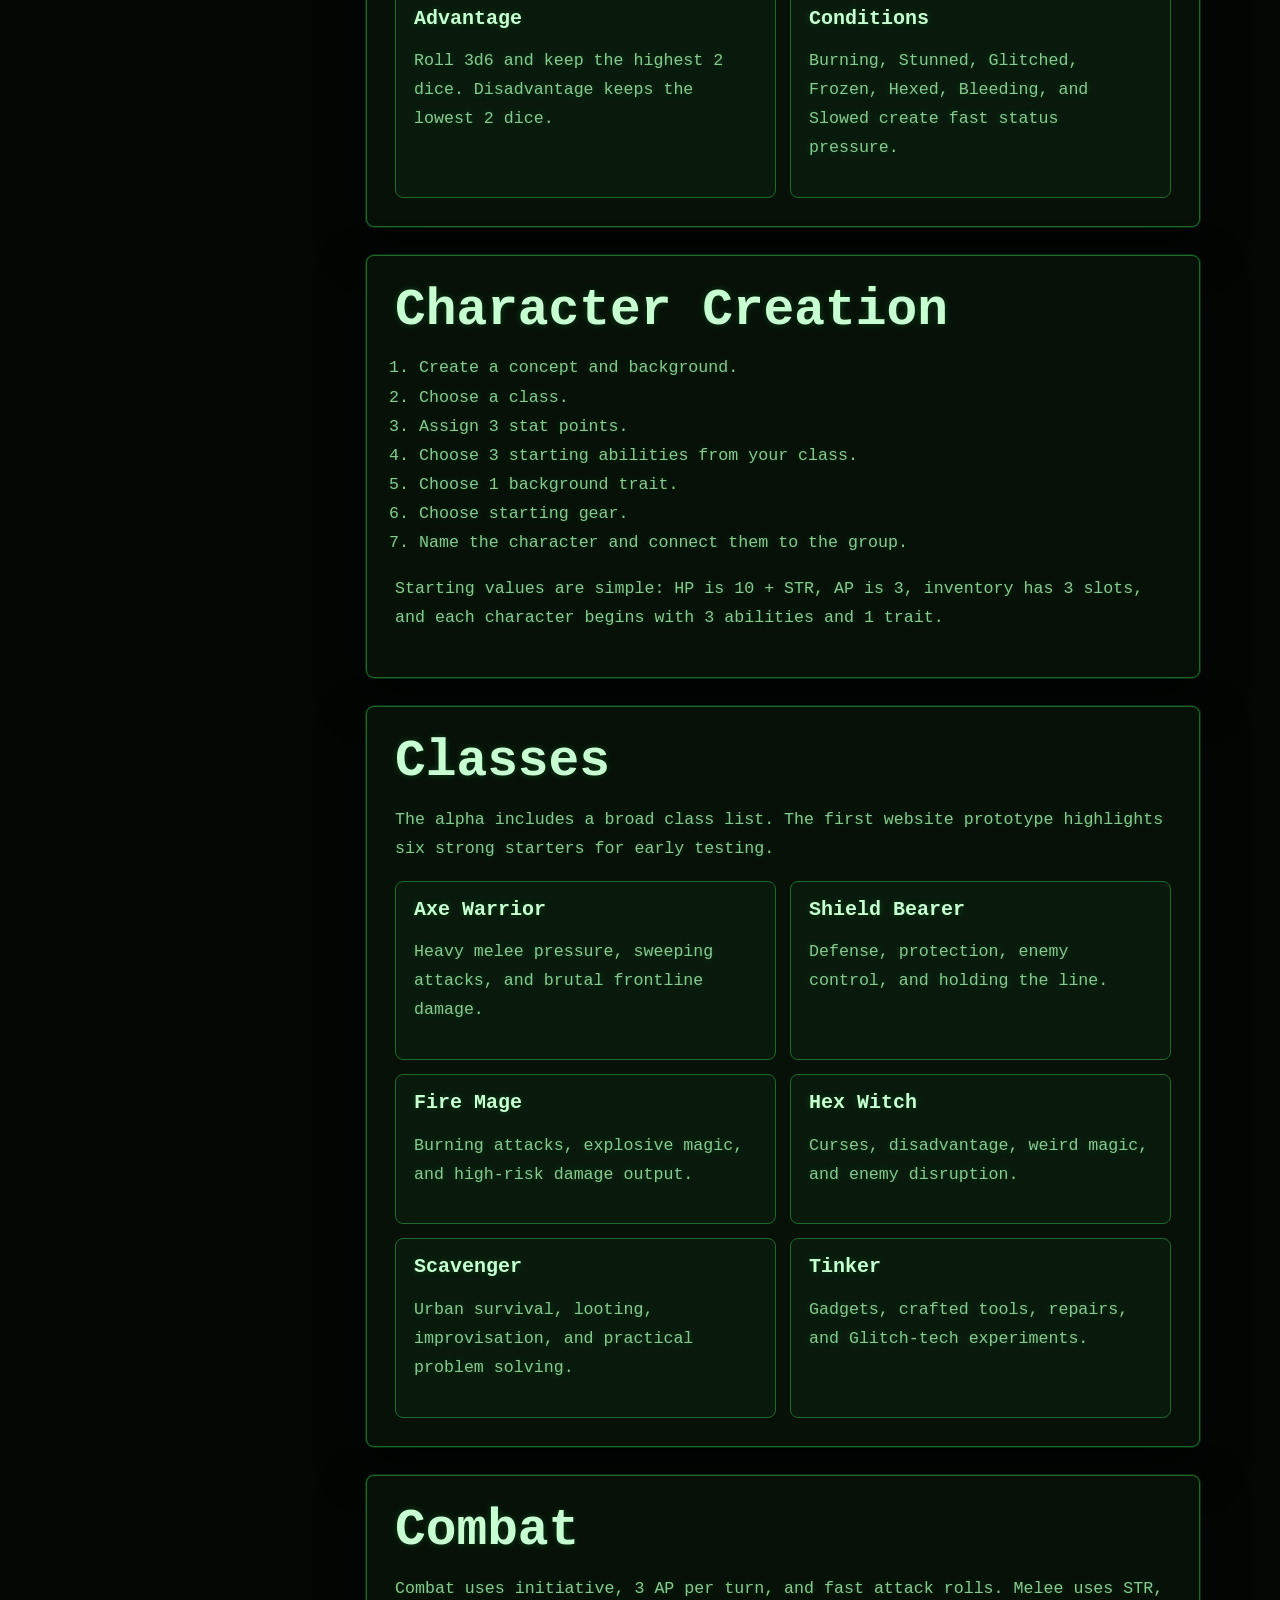
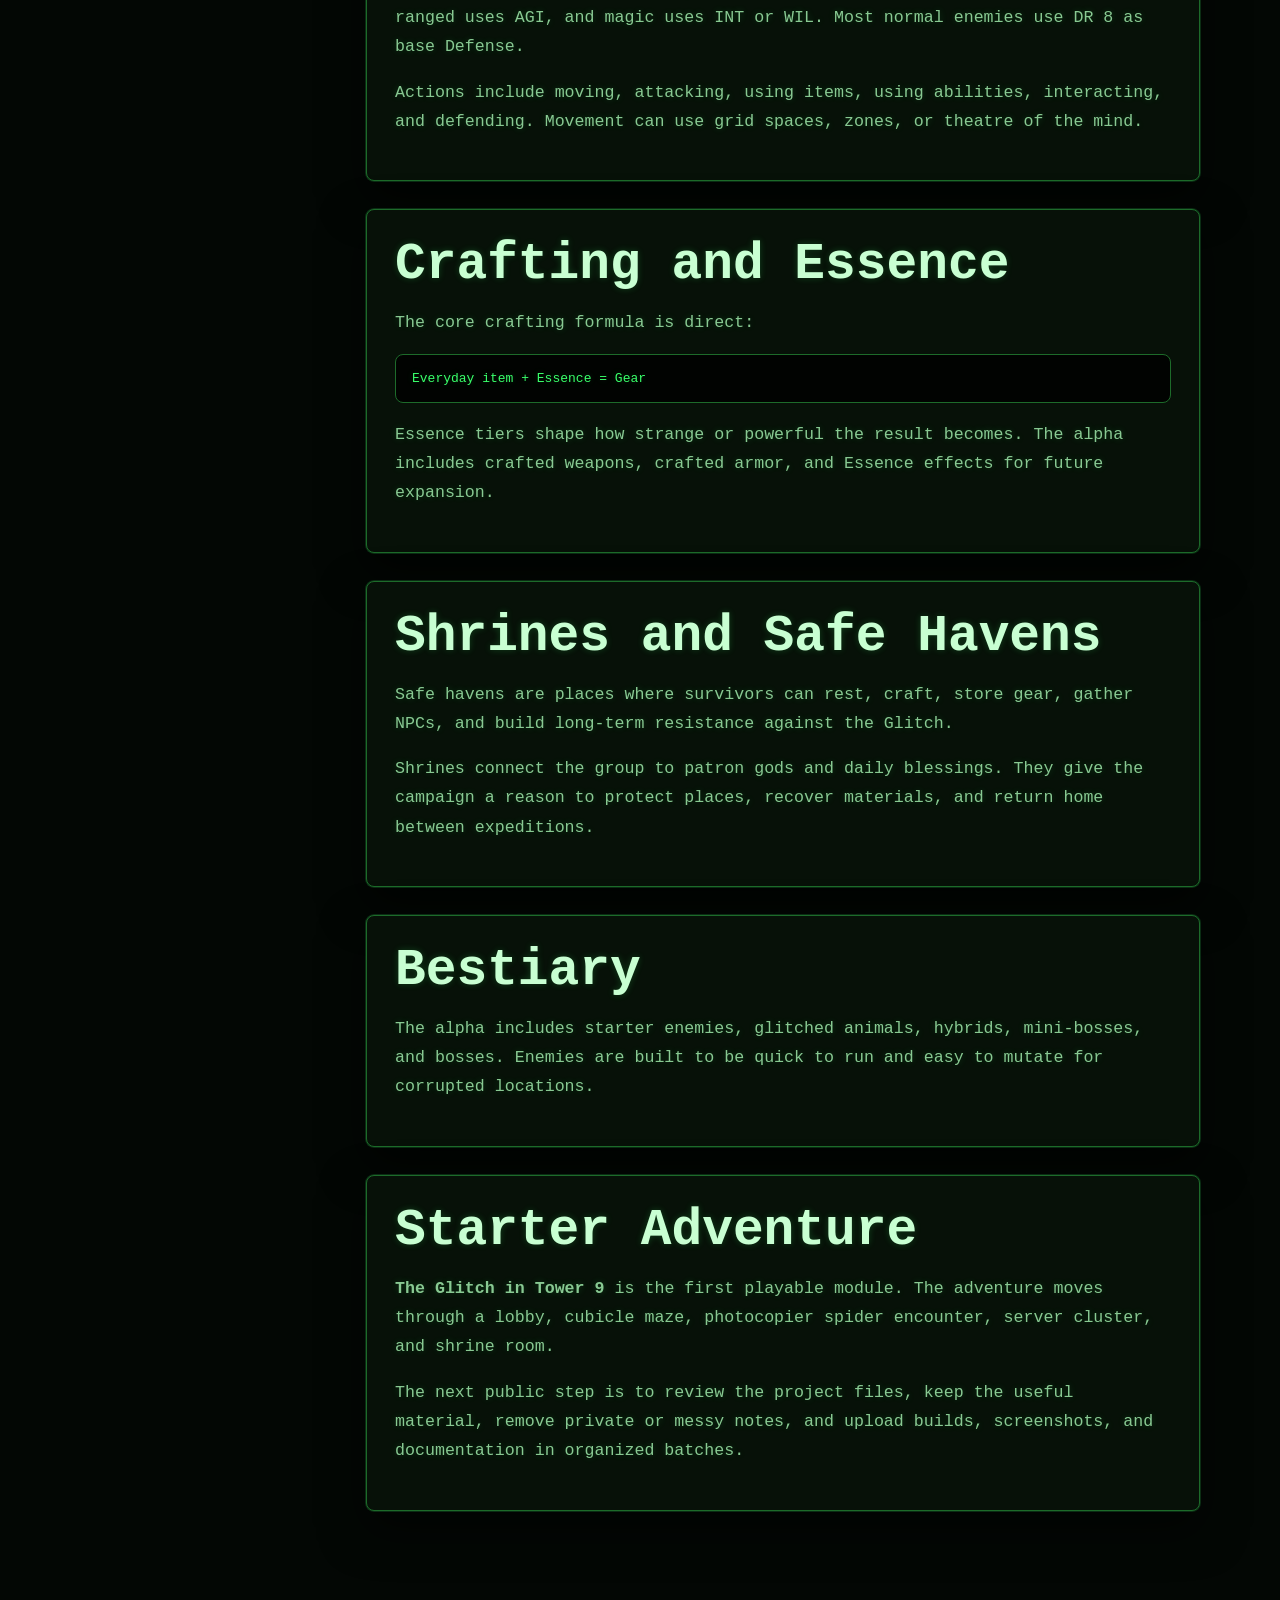
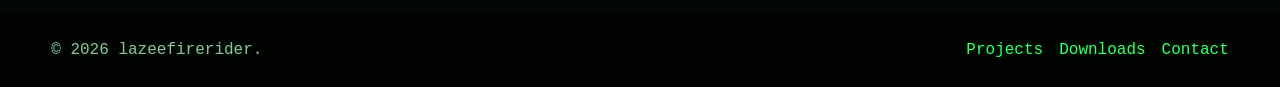
<file: projects/glitch-haven-corebook.html>
<!doctype html>
<html lang="en">
  <head>
    <meta charset="utf-8">
    <meta name="viewport" content="width=device-width, initial-scale=1">
    <title>Glitch Haven Corebook Alpha | lazeefirerider</title>
    <link rel="stylesheet" href="../assets/css/styles.css">
    <script src="../assets/js/main.js" defer></script>
  </head>
  <body>
    <header class="site-header">
      <a class="brand" href="../index.html"><span class="brand-mark">LFR</span><span class="brand-name">lazeefirerider</span></a>
      <button class="nav-toggle" type="button" aria-expanded="false" aria-controls="site-nav"><span class="sr-only">Menu</span><span></span><span></span><span></span></button>
      <nav class="site-nav" id="site-nav" aria-label="Main navigation"><a href="../index.html">Home</a><a href="../projects.html">Projects</a><a href="../books.html">Books</a><a href="../devlog.html">Dev Blog</a><a href="../downloads.html">Downloads</a><a href="../screenshots.html">Screenshots</a><a href="../contact.html">Contact</a></nav>
    </header>
    <main>
      <section class="page-hero compact">
        <div class="section-inner">
          <p class="eyebrow">Corebook Alpha 1.0</p>
          <h1>Glitch Haven RPG</h1>
          <p>This is the first website version of the clean Glitch Haven core. It is intended for review, prototype play, and public presentation.</p>
          <div class="hero-actions inline-actions">
            <a class="button primary" href="../assets/downloads/GLITCH_HAVEN_COREBOOK_ALPHA.md" download>Download Markdown</a>
            <a class="button ghost" href="../assets/downloads/GLITCH_HAVEN_COREBOOK_ALPHA.docx" download>Download DOCX</a>
          </div>
        </div>
      </section>

      <section class="section">
        <div class="section-inner doc-layout">
          <aside class="doc-nav">
            <a href="#overview">Overview</a>
            <a href="#core-rules">Core Rules</a>
            <a href="#characters">Characters</a>
            <a href="#classes">Classes</a>
            <a href="#combat">Combat</a>
            <a href="#crafting">Crafting</a>
            <a href="#havens">Havens</a>
            <a href="#bestiary">Bestiary</a>
            <a href="#adventure">Adventure</a>
          </aside>

          <article class="doc-content">
            <section id="overview">
              <h2>Overview</h2>
              <p>Glitch Haven is a lightweight tabletop RPG about surviving a modern world that has been rewritten by broken game logic. Streets, offices, shops, homes, and landmarks are turning into unstable dungeon zones.</p>
              <p>The players are survivors trying to build safe havens, rescue NPCs, craft corrupted gear, awaken patron shrines, and fight through reality-breaking danger zones.</p>
            </section>

            <section id="core-rules">
              <h2>Core Rules</h2>
              <p>Most risky actions use the lightweight core mechanic:</p>
              <pre><code>2d6 + Stat vs Difficulty Rating</code></pre>
              <div class="rule-grid">
                <article><h3>Difficulty Ratings</h3><p>DR 6 easy, DR 8 standard, DR 10 difficult, DR 12 very hard, DR 14 extreme.</p></article>
                <article><h3>Stats</h3><p>STR, AGI, INT, WIL, and PRE range from 0 to +3. Starting characters assign 3 points, with no stat above +2 at creation.</p></article>
                <article><h3>Advantage</h3><p>Roll 3d6 and keep the highest 2 dice. Disadvantage keeps the lowest 2 dice.</p></article>
                <article><h3>Conditions</h3><p>Burning, Stunned, Glitched, Frozen, Hexed, Bleeding, and Slowed create fast status pressure.</p></article>
              </div>
            </section>

            <section id="characters">
              <h2>Character Creation</h2>
              <ol class="number-list">
                <li>Create a concept and background.</li>
                <li>Choose a class.</li>
                <li>Assign 3 stat points.</li>
                <li>Choose 3 starting abilities from your class.</li>
                <li>Choose 1 background trait.</li>
                <li>Choose starting gear.</li>
                <li>Name the character and connect them to the group.</li>
              </ol>
              <p>Starting values are simple: HP is 10 + STR, AP is 3, inventory has 3 slots, and each character begins with 3 abilities and 1 trait.</p>
            </section>

            <section id="classes">
              <h2>Classes</h2>
              <p>The alpha includes a broad class list. The first website prototype highlights six strong starters for early testing.</p>
              <div class="rule-grid">
                <article><h3>Axe Warrior</h3><p>Heavy melee pressure, sweeping attacks, and brutal frontline damage.</p></article>
                <article><h3>Shield Bearer</h3><p>Defense, protection, enemy control, and holding the line.</p></article>
                <article><h3>Fire Mage</h3><p>Burning attacks, explosive magic, and high-risk damage output.</p></article>
                <article><h3>Hex Witch</h3><p>Curses, disadvantage, weird magic, and enemy disruption.</p></article>
                <article><h3>Scavenger</h3><p>Urban survival, looting, improvisation, and practical problem solving.</p></article>
                <article><h3>Tinker</h3><p>Gadgets, crafted tools, repairs, and Glitch-tech experiments.</p></article>
              </div>
            </section>

            <section id="combat">
              <h2>Combat</h2>
              <p>Combat uses initiative, 3 AP per turn, and fast attack rolls. Melee uses STR, ranged uses AGI, and magic uses INT or WIL. Most normal enemies use DR 8 as base Defense.</p>
              <p>Actions include moving, attacking, using items, using abilities, interacting, and defending. Movement can use grid spaces, zones, or theatre of the mind.</p>
            </section>

            <section id="crafting">
              <h2>Crafting and Essence</h2>
              <p>The core crafting formula is direct:</p>
              <pre><code>Everyday item + Essence = Gear</code></pre>
              <p>Essence tiers shape how strange or powerful the result becomes. The alpha includes crafted weapons, crafted armor, and Essence effects for future expansion.</p>
            </section>

            <section id="havens">
              <h2>Shrines and Safe Havens</h2>
              <p>Safe havens are places where survivors can rest, craft, store gear, gather NPCs, and build long-term resistance against the Glitch.</p>
              <p>Shrines connect the group to patron gods and daily blessings. They give the campaign a reason to protect places, recover materials, and return home between expeditions.</p>
            </section>

            <section id="bestiary">
              <h2>Bestiary</h2>
              <p>The alpha includes starter enemies, glitched animals, hybrids, mini-bosses, and bosses. Enemies are built to be quick to run and easy to mutate for corrupted locations.</p>
            </section>

            <section id="adventure">
              <h2>Starter Adventure</h2>
              <p><strong>The Glitch in Tower 9</strong> is the first playable module. The adventure moves through a lobby, cubicle maze, photocopier spider encounter, server cluster, and shrine room.</p>
              <p>The next public step is to review the project files, keep the useful material, remove private or messy notes, and upload builds, screenshots, and documentation in organized batches.</p>
            </section>
          </article>
        </div>
      </section>
    </main>
    <footer class="site-footer"><p>&copy; <span data-current-year></span> lazeefirerider.</p><div><a href="../projects.html">Projects</a><a href="../downloads.html">Downloads</a><a href="../contact.html">Contact</a></div></footer>
  </body>
</html>
</file>
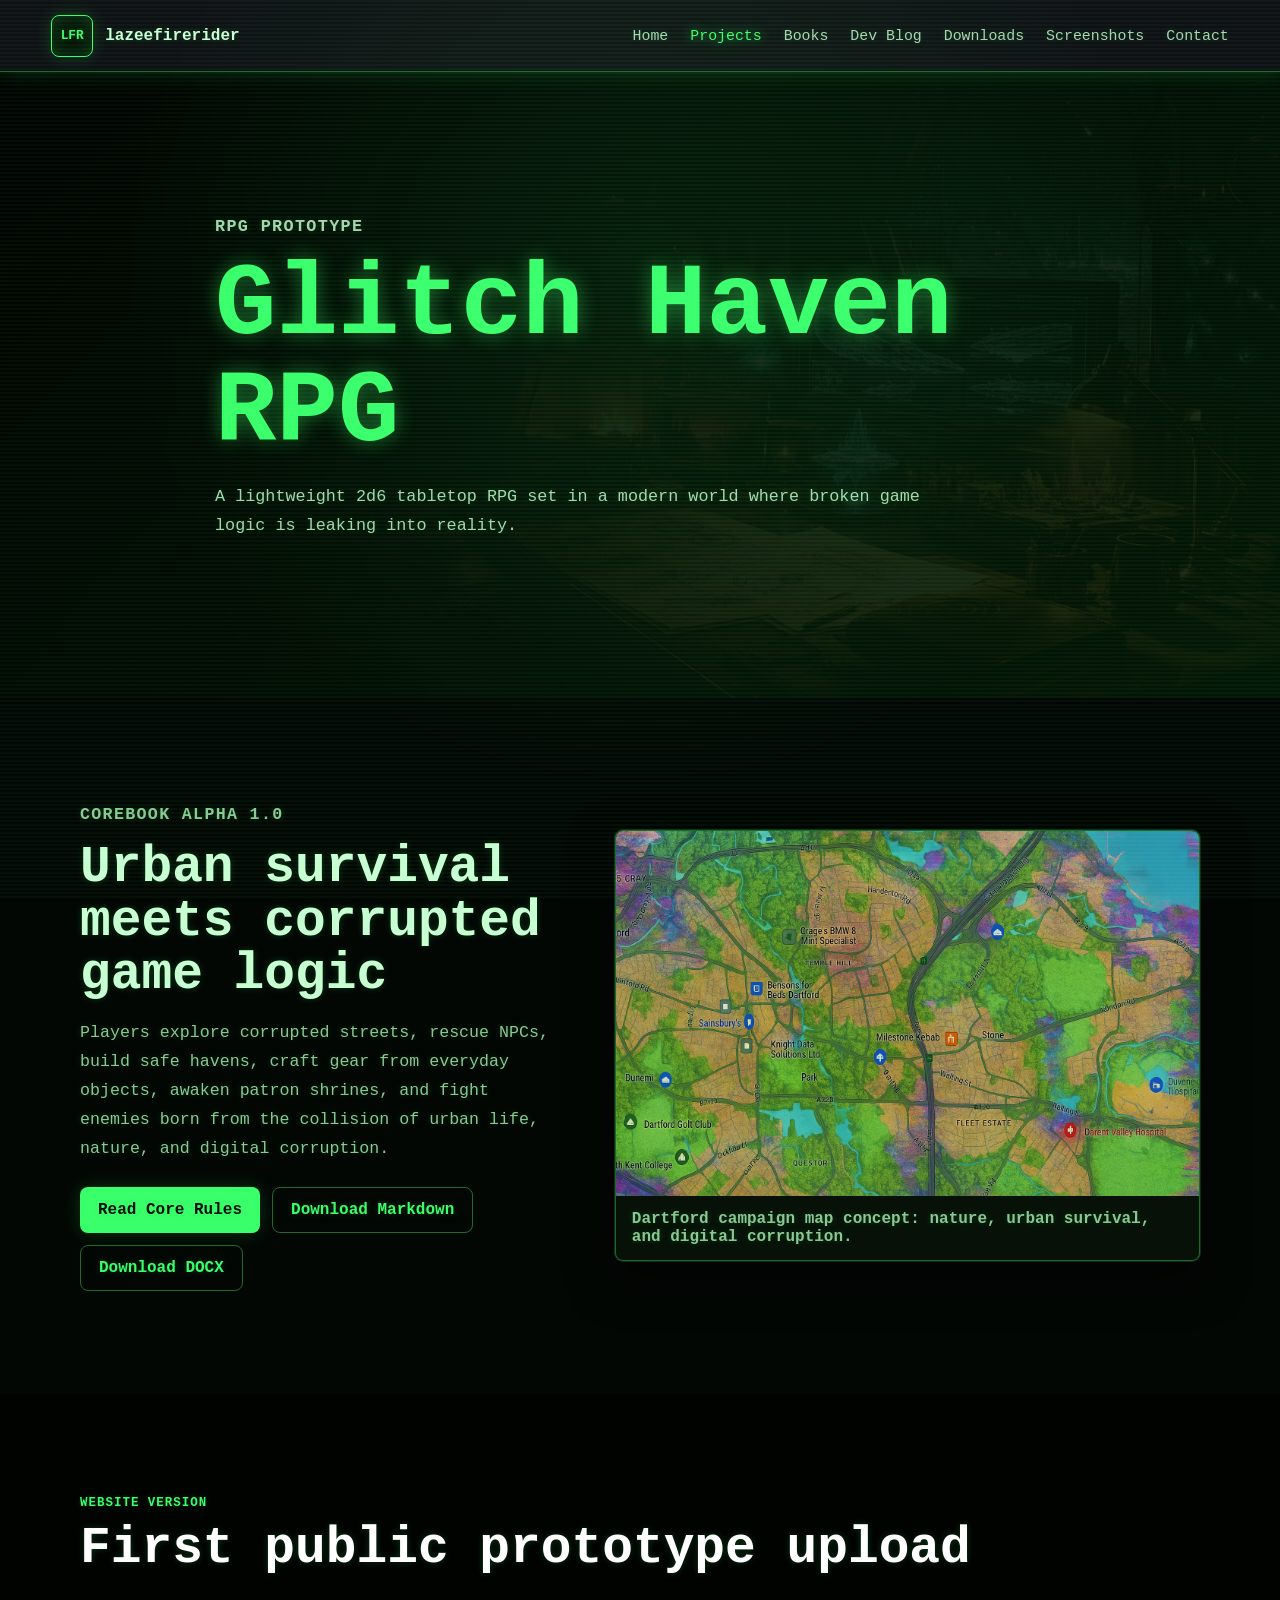
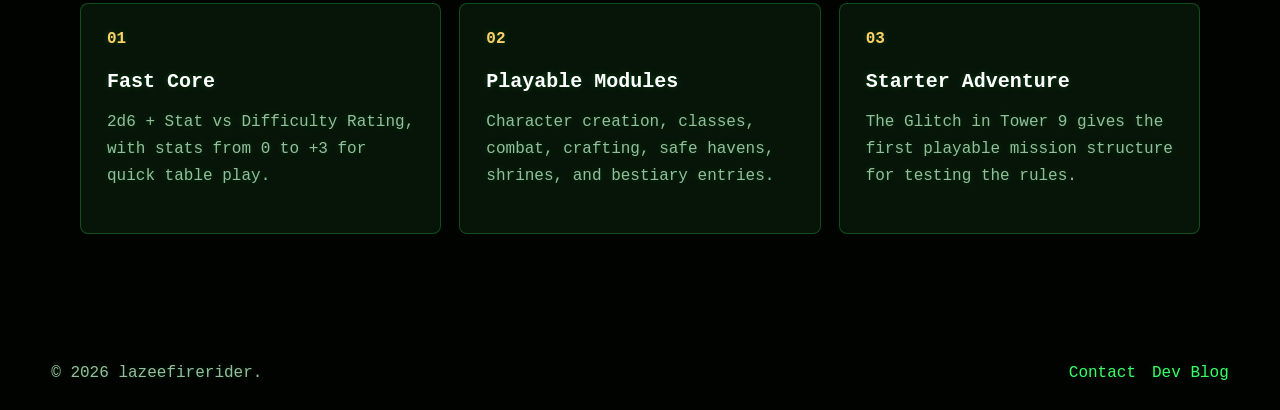
<file: projects/glitch-haven-rpg.html>
<!doctype html>
<html lang="en">
  <head>
    <meta charset="utf-8">
    <meta name="viewport" content="width=device-width, initial-scale=1">
    <title>Glitch Haven RPG | lazeefirerider</title>
    <link rel="stylesheet" href="../assets/css/styles.css">
    <script src="../assets/js/main.js" defer></script>
  </head>
  <body>
    <header class="site-header">
      <a class="brand" href="../index.html"><span class="brand-mark">LFR</span><span class="brand-name">lazeefirerider</span></a>
      <button class="nav-toggle" type="button" aria-expanded="false" aria-controls="site-nav"><span class="sr-only">Menu</span><span></span><span></span><span></span></button>
      <nav class="site-nav" id="site-nav" aria-label="Main navigation"><a href="../index.html">Home</a><a href="../projects.html">Projects</a><a href="../books.html">Books</a><a href="../devlog.html">Dev Blog</a><a href="../downloads.html">Downloads</a><a href="../screenshots.html">Screenshots</a><a href="../contact.html">Contact</a></nav>
    </header>
    <main>
      <section class="page-hero">
        <div class="section-inner narrow">
          <p class="eyebrow">RPG Prototype</p>
          <h1>Glitch Haven RPG</h1>
          <p>A lightweight 2d6 tabletop RPG set in a modern world where broken game logic is leaking into reality.</p>
        </div>
      </section>
      <section class="section">
        <div class="section-inner project-layout">
          <div>
            <p class="eyebrow">Corebook Alpha 1.0</p>
            <h2>Urban survival meets corrupted game logic</h2>
            <p>Players explore corrupted streets, rescue NPCs, build safe havens, craft gear from everyday objects, awaken patron shrines, and fight enemies born from the collision of urban life, nature, and digital corruption.</p>
            <div class="hero-actions inline-actions">
              <a class="button primary" href="glitch-haven-corebook.html">Read Core Rules</a>
              <a class="button ghost dark" href="../assets/downloads/GLITCH_HAVEN_COREBOOK_ALPHA.md" download>Download Markdown</a>
              <a class="button ghost dark" href="../assets/downloads/GLITCH_HAVEN_COREBOOK_ALPHA.docx" download>Download DOCX</a>
            </div>
          </div>
          <figure class="project-media">
            <img src="../assets/images/dartford-map-nature-digital-glitches.png" alt="Dartford map overtaken by nature and digital glitch corruption.">
            <figcaption>Dartford campaign map concept: nature, urban survival, and digital corruption.</figcaption>
          </figure>
        </div>
      </section>
      <section class="section dark-band">
        <div class="section-inner">
          <div class="section-heading">
            <p class="eyebrow">Website Version</p>
            <h2>First public prototype upload</h2>
          </div>
          <div class="timeline">
            <div><span>01</span><h3>Fast Core</h3><p>2d6 + Stat vs Difficulty Rating, with stats from 0 to +3 for quick table play.</p></div>
            <div><span>02</span><h3>Playable Modules</h3><p>Character creation, classes, combat, crafting, safe havens, shrines, and bestiary entries.</p></div>
            <div><span>03</span><h3>Starter Adventure</h3><p>The Glitch in Tower 9 gives the first playable mission structure for testing the rules.</p></div>
          </div>
        </div>
      </section>
    </main>
    <footer class="site-footer"><p>&copy; <span data-current-year></span> lazeefirerider.</p><div><a href="../contact.html">Contact</a><a href="../devlog.html">Dev Blog</a></div></footer>
  </body>
</html>
</file>
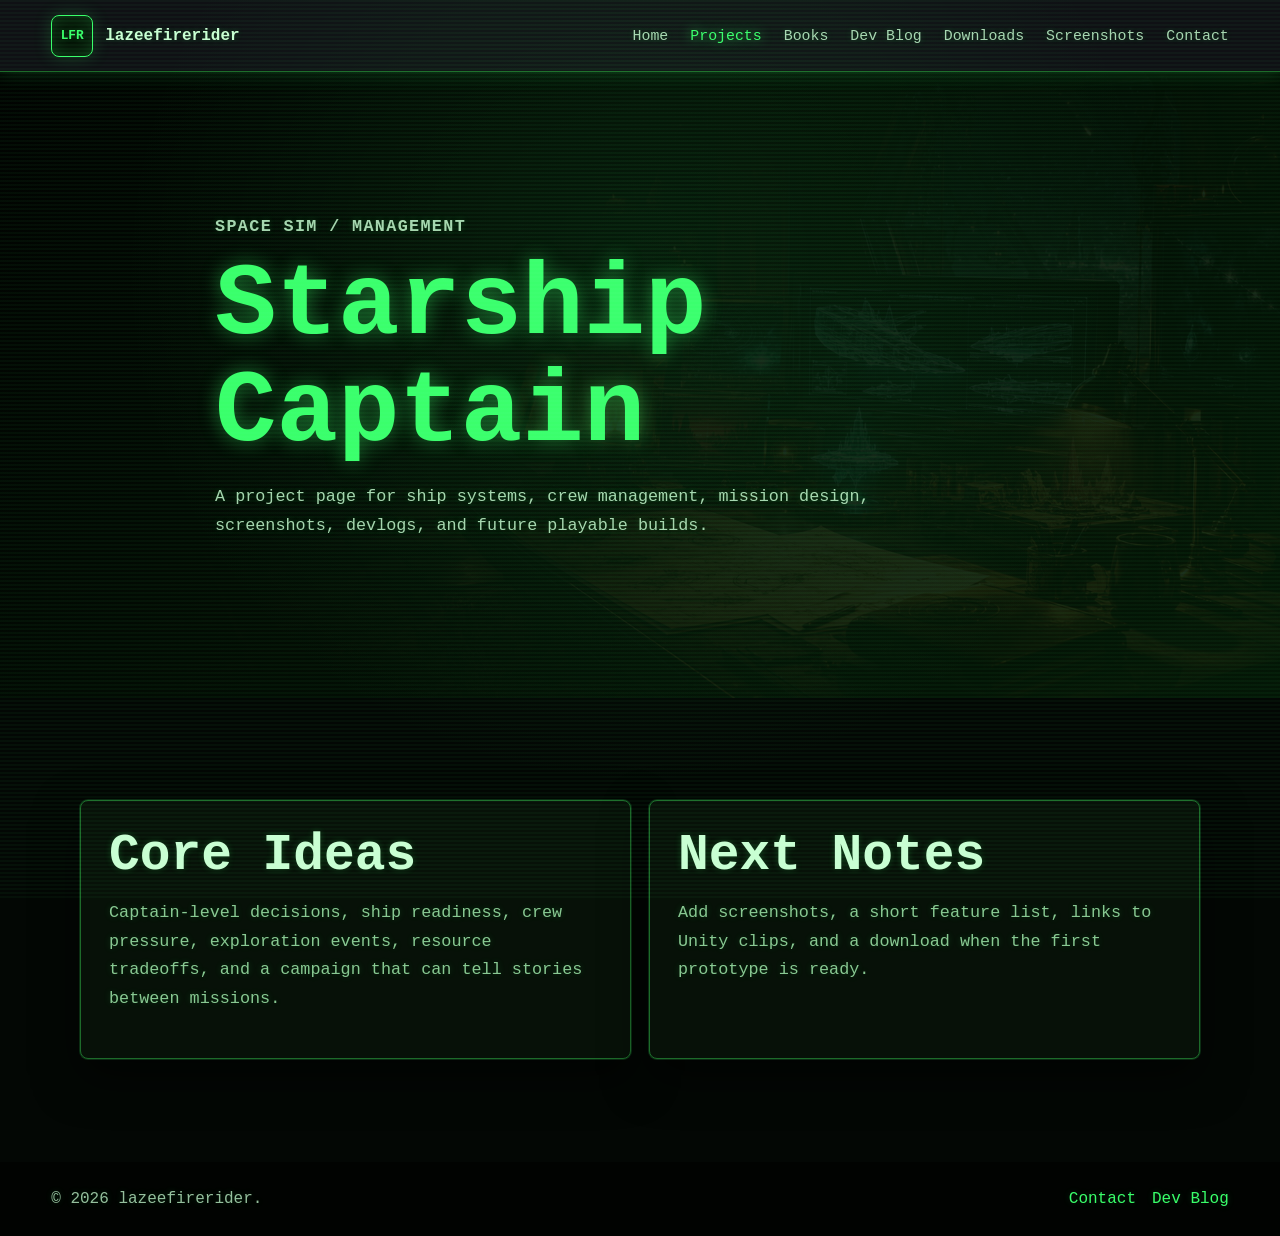
<file: projects/starship-captain.html>
<!doctype html>
<html lang="en">
  <head>
    <meta charset="utf-8">
    <meta name="viewport" content="width=device-width, initial-scale=1">
    <title>Starship Captain | lazeefirerider</title>
    <link rel="stylesheet" href="../assets/css/styles.css">
    <script src="../assets/js/main.js" defer></script>
  </head>
  <body>
    <header class="site-header">
      <a class="brand" href="../index.html"><span class="brand-mark">LFR</span><span class="brand-name">lazeefirerider</span></a>
      <button class="nav-toggle" type="button" aria-expanded="false" aria-controls="site-nav"><span class="sr-only">Menu</span><span></span><span></span><span></span></button>
      <nav class="site-nav" id="site-nav" aria-label="Main navigation"><a href="../index.html">Home</a><a href="../projects.html">Projects</a><a href="../books.html">Books</a><a href="../devlog.html">Dev Blog</a><a href="../downloads.html">Downloads</a><a href="../screenshots.html">Screenshots</a><a href="../contact.html">Contact</a></nav>
    </header>
    <main>
      <section class="page-hero">
        <div class="section-inner narrow">
          <p class="eyebrow">Space Sim / Management</p>
          <h1>Starship Captain</h1>
          <p>A project page for ship systems, crew management, mission design, screenshots, devlogs, and future playable builds.</p>
        </div>
      </section>
      <section class="section">
        <div class="section-inner content-grid">
          <article><h2>Core Ideas</h2><p>Captain-level decisions, ship readiness, crew pressure, exploration events, resource tradeoffs, and a campaign that can tell stories between missions.</p></article>
          <article><h2>Next Notes</h2><p>Add screenshots, a short feature list, links to Unity clips, and a download when the first prototype is ready.</p></article>
        </div>
      </section>
    </main>
    <footer class="site-footer"><p>&copy; <span data-current-year></span> lazeefirerider.</p><div><a href="../contact.html">Contact</a><a href="../devlog.html">Dev Blog</a></div></footer>
  </body>
</html>
</file>
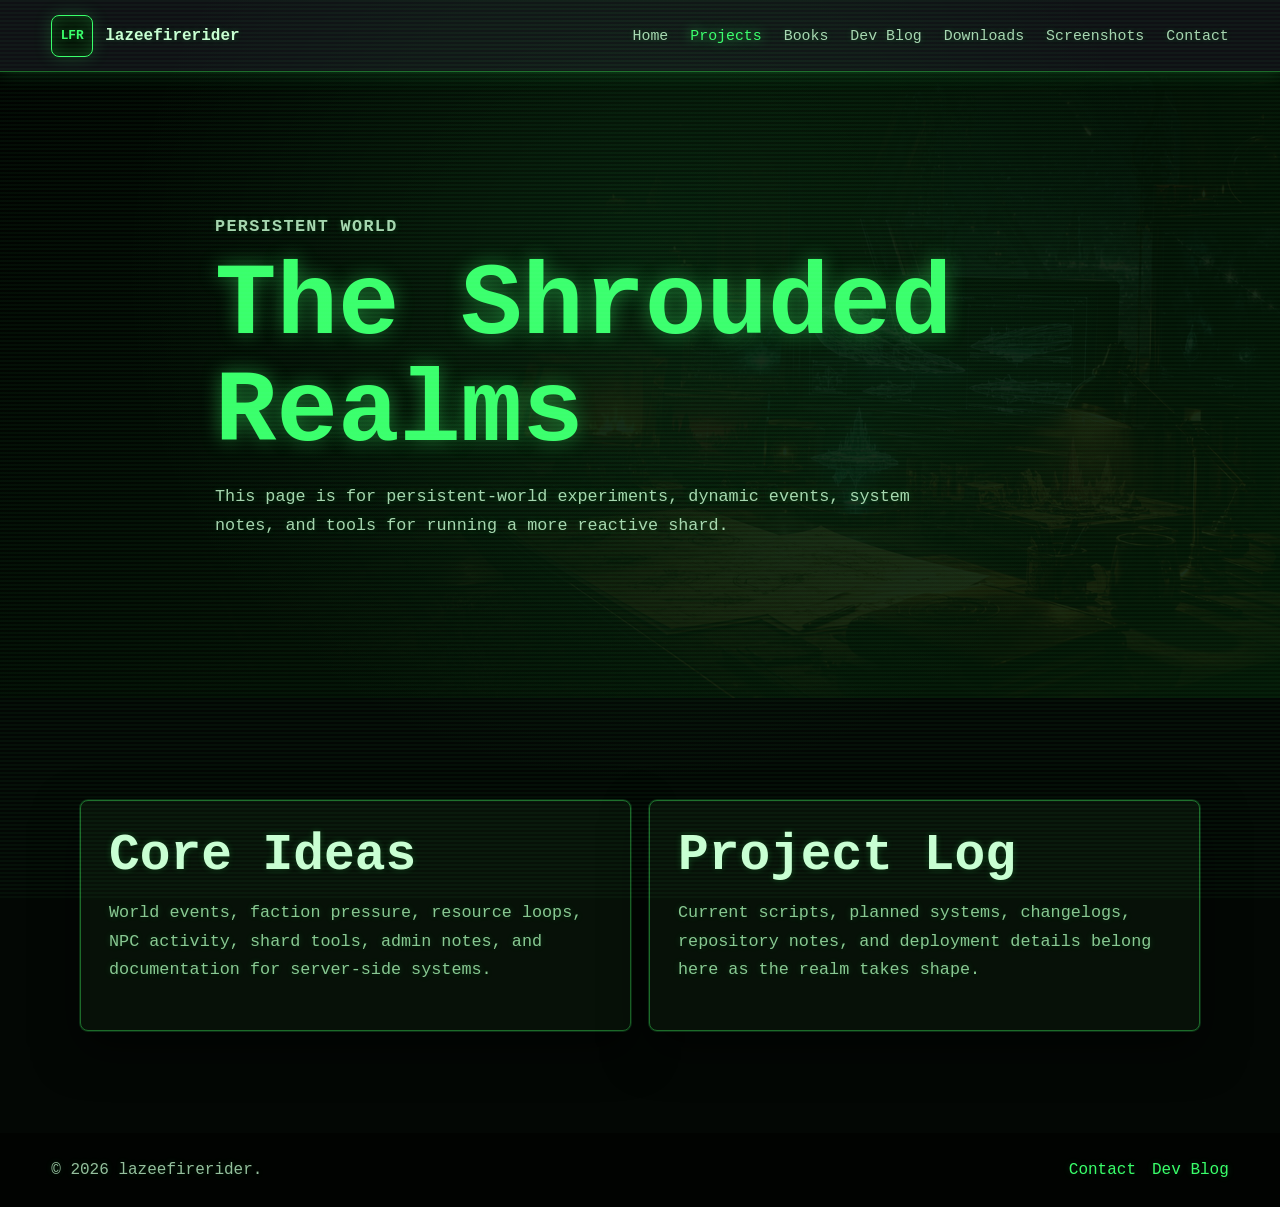
<file: projects/the-shrouded-realms.html>
<!doctype html>
<html lang="en">
  <head>
    <meta charset="utf-8">
    <meta name="viewport" content="width=device-width, initial-scale=1">
    <title>The Shrouded Realms | lazeefirerider</title>
    <link rel="stylesheet" href="../assets/css/styles.css">
    <script src="../assets/js/main.js" defer></script>
  </head>
  <body>
    <header class="site-header">
      <a class="brand" href="../index.html"><span class="brand-mark">LFR</span><span class="brand-name">lazeefirerider</span></a>
      <button class="nav-toggle" type="button" aria-expanded="false" aria-controls="site-nav"><span class="sr-only">Menu</span><span></span><span></span><span></span></button>
      <nav class="site-nav" id="site-nav" aria-label="Main navigation"><a href="../index.html">Home</a><a href="../projects.html">Projects</a><a href="../books.html">Books</a><a href="../devlog.html">Dev Blog</a><a href="../downloads.html">Downloads</a><a href="../screenshots.html">Screenshots</a><a href="../contact.html">Contact</a></nav>
    </header>
    <main>
      <section class="page-hero">
        <div class="section-inner narrow">
          <p class="eyebrow">Persistent World</p>
          <h1>The Shrouded Realms</h1>
          <p>This page is for persistent-world experiments, dynamic events, system notes, and tools for running a more reactive shard.</p>
        </div>
      </section>
      <section class="section">
        <div class="section-inner content-grid">
          <article><h2>Core Ideas</h2><p>World events, faction pressure, resource loops, NPC activity, shard tools, admin notes, and documentation for server-side systems.</p></article>
          <article><h2>Project Log</h2><p>Current scripts, planned systems, changelogs, repository notes, and deployment details belong here as the realm takes shape.</p></article>
        </div>
      </section>
    </main>
    <footer class="site-footer"><p>&copy; <span data-current-year></span> lazeefirerider.</p><div><a href="../contact.html">Contact</a><a href="../devlog.html">Dev Blog</a></div></footer>
  </body>
</html>
</file>
<file: assets/css/styles.css>
:root {
  --ink: #c8ffd2;
  --paper: #030704;
  --paper-strong: #071108;
  --muted: #88c992;
  --line: #1d6b2a;
  --charcoal: #010301;
  --charcoal-2: #071508;
  --amber: #ffd166;
  --teal: #39ff6a;
  --crimson: #ff6f61;
  --moss: #72e884;
  --white: #ffffff;
  --terminal-glow: 0 0 18px rgba(57, 255, 106, 0.18);
  --shadow: 0 0 0 1px rgba(57, 255, 106, 0.16), 0 18px 45px rgba(0, 0, 0, 0.58);
  font-family: "Lucida Console", "Courier New", ui-monospace, SFMono-Regular, Consolas, monospace;
}

* {
  box-sizing: border-box;
}

body {
  margin: 0;
  background: var(--paper);
  color: var(--ink);
  text-shadow: 0 0 7px rgba(57, 255, 106, 0.2);
}

body::before {
  content: "";
  position: fixed;
  inset: 0;
  z-index: 100;
  pointer-events: none;
  background:
    linear-gradient(rgba(57, 255, 106, 0.04) 50%, rgba(0, 0, 0, 0.16) 50%),
    radial-gradient(circle at 50% 30%, rgba(57, 255, 106, 0.08), transparent 58%);
  background-size: 100% 4px, 100% 100%;
  mix-blend-mode: screen;
}

img {
  display: block;
  max-width: 100%;
}

a {
  color: inherit;
}

.sr-only {
  position: absolute;
  width: 1px;
  height: 1px;
  padding: 0;
  margin: -1px;
  overflow: hidden;
  clip: rect(0, 0, 0, 0);
  white-space: nowrap;
  border: 0;
}

.site-header {
  position: sticky;
  top: 0;
  z-index: 20;
  display: flex;
  align-items: center;
  justify-content: space-between;
  gap: 24px;
  min-height: 72px;
  padding: 14px clamp(18px, 4vw, 54px);
  background: rgba(16, 18, 22, 0.94);
  color: var(--ink);
  backdrop-filter: blur(14px);
  border-bottom: 1px solid var(--line);
  box-shadow: var(--terminal-glow);
}

.brand {
  display: inline-flex;
  align-items: center;
  gap: 12px;
  text-decoration: none;
  font-weight: 800;
}

.brand-mark {
  display: grid;
  place-items: center;
  width: 42px;
  height: 42px;
  border-radius: 8px;
  background: #061207;
  color: var(--teal);
  border: 1px solid var(--teal);
  box-shadow: inset 0 0 18px rgba(57, 255, 106, 0.18), var(--terminal-glow);
  font-size: 0.8rem;
  letter-spacing: 0;
}

.brand-name {
  font-size: 1rem;
}

.site-nav {
  display: flex;
  align-items: center;
  gap: clamp(10px, 1.8vw, 22px);
  font-size: 0.93rem;
}

.site-nav a {
  color: rgba(200, 255, 210, 0.82);
  text-decoration: none;
  white-space: nowrap;
}

.site-nav a:hover,
.site-nav a[aria-current="page"] {
  color: var(--teal);
  text-shadow: 0 0 12px rgba(57, 255, 106, 0.7);
}

.nav-toggle {
  display: none;
  width: 44px;
  height: 44px;
  border: 1px solid rgba(57, 255, 106, 0.42);
  border-radius: 8px;
  background: transparent;
  padding: 10px;
}

.nav-toggle span:not(.sr-only) {
  display: block;
  width: 100%;
  height: 2px;
  margin: 5px 0;
  background: var(--teal);
}

.hero {
  position: relative;
  min-height: min(760px, calc(100vh - 72px));
  display: grid;
  align-items: end;
  overflow: hidden;
  background: var(--charcoal);
}

.hero img {
  position: absolute;
  inset: 0;
  width: 100%;
  height: 100%;
  object-fit: cover;
}

.hero-overlay {
  position: absolute;
  inset: 0;
  background:
    linear-gradient(90deg, rgba(1, 3, 1, 0.98) 0%, rgba(1, 8, 2, 0.88) 42%, rgba(1, 8, 2, 0.54) 74%),
    linear-gradient(0deg, rgba(1, 3, 1, 0.95) 0%, rgba(1, 3, 1, 0.08) 48%),
    linear-gradient(rgba(57, 255, 106, 0.08), rgba(57, 255, 106, 0.08));
}

.hero-content {
  position: relative;
  max-width: 760px;
  padding: clamp(72px, 11vw, 150px) clamp(20px, 5vw, 72px);
  color: var(--ink);
}

.eyebrow {
  margin: 0 0 12px;
  color: var(--teal);
  font-size: 0.78rem;
  font-weight: 800;
  letter-spacing: 0.08em;
  text-transform: uppercase;
}

h1,
h2,
h3,
p {
  overflow-wrap: break-word;
}

h1,
h2,
h3 {
  margin: 0;
  line-height: 1.04;
}

h1 {
  max-width: 12ch;
  font-size: clamp(3.4rem, 8vw, 7.25rem);
  color: var(--teal);
  text-shadow: 0 0 20px rgba(57, 255, 106, 0.42);
}

h2 {
  font-size: clamp(2rem, 4vw, 3.6rem);
}

h3 {
  font-size: 1.25rem;
}

.hero-copy {
  max-width: 58ch;
  color: rgba(200, 255, 210, 0.86);
  font-size: clamp(1.05rem, 2vw, 1.28rem);
  line-height: 1.7;
}

.hero-actions,
.cta-row {
  display: flex;
  flex-wrap: wrap;
  gap: 12px;
  align-items: center;
}

.button {
  display: inline-flex;
  align-items: center;
  justify-content: center;
  min-height: 46px;
  padding: 12px 18px;
  border-radius: 8px;
  text-decoration: none;
  font-weight: 800;
}

.button.primary {
  background: var(--teal);
  color: #031006;
  box-shadow: var(--terminal-glow);
}

.button.ghost {
  border: 1px solid rgba(57, 255, 106, 0.48);
  color: var(--ink);
}

.button.ghost.dark {
  border-color: var(--line);
  color: var(--teal);
}

.section {
  padding: clamp(54px, 8vw, 104px) clamp(18px, 4vw, 54px);
}

.section-inner {
  width: min(1120px, 100%);
  margin: 0 auto;
}

.section-inner.narrow {
  width: min(850px, 100%);
}

.intro-band {
  background: var(--paper-strong);
  border-bottom: 1px solid var(--line);
  border-top: 1px solid var(--line);
}

.split,
.cta-row {
  display: grid;
  grid-template-columns: minmax(0, 0.95fr) minmax(0, 1.05fr);
  gap: clamp(24px, 6vw, 84px);
  align-items: center;
}

.split p:last-child,
.page-hero p,
.content-grid p,
.feature-row p,
.journal-entry p,
.contact-grid p {
  color: var(--muted);
  line-height: 1.7;
  font-size: 1.05rem;
}

.section-heading {
  margin-bottom: 28px;
}

.project-grid,
.content-grid,
.contact-grid,
.gallery-grid {
  display: grid;
  grid-template-columns: repeat(3, minmax(0, 1fr));
  gap: 18px;
}

.project-card,
.content-grid article,
.contact-grid article,
.journal-entry,
.gallery-grid figure,
.placeholder-shot {
  border: 1px solid var(--line);
  border-radius: 8px;
  background: var(--paper-strong);
  box-shadow: var(--shadow);
}

.project-card {
  padding: 26px;
  border-top: 5px solid var(--teal);
}

.project-card.accent-red {
  border-top-color: var(--amber);
}

.project-card.accent-gold {
  border-top-color: #9dff57;
}

.project-card p,
.project-card a {
  line-height: 1.65;
}

.project-kicker {
  margin-top: 0;
  color: var(--muted);
  font-size: 0.85rem;
  font-weight: 800;
}

.project-card a {
  display: inline-block;
  margin-top: 10px;
  color: var(--teal);
  font-weight: 800;
}

.download-table a {
  color: var(--teal);
  font-weight: 800;
}

.text-link {
  color: var(--teal);
  font-weight: 800;
}

.link-list {
  display: grid;
  gap: 12px;
  padding: 0;
  margin: 18px 0 0;
  list-style: none;
}

.link-list a {
  color: var(--teal);
  font-weight: 800;
  text-decoration: none;
}

.link-list a:hover {
  text-decoration: underline;
}

.dark-band {
  background: var(--charcoal);
  color: var(--white);
}

.timeline {
  display: grid;
  grid-template-columns: repeat(3, minmax(0, 1fr));
  gap: 18px;
}

.timeline div {
  min-height: 210px;
  padding: 26px;
  border-radius: 8px;
  background: var(--charcoal-2);
  border: 1px solid rgba(57, 255, 106, 0.24);
}

.timeline span {
  display: inline-block;
  margin-bottom: 24px;
  color: var(--amber);
  font-weight: 900;
}

.timeline p {
  color: rgba(200, 255, 210, 0.72);
  line-height: 1.7;
}

.page-hero {
  padding: clamp(80px, 11vw, 148px) clamp(18px, 4vw, 54px);
  color: var(--white);
  background:
    linear-gradient(135deg, rgba(1, 3, 1, 0.98), rgba(3, 24, 6, 0.9)),
    url("../images/hero-workshop.png") center / cover;
}

.page-hero.compact {
  padding-block: clamp(66px, 9vw, 110px);
}

.page-hero h1 {
  max-width: 14ch;
}

.page-hero p {
  max-width: 720px;
  color: rgba(200, 255, 210, 0.82);
}

.feature-row {
  display: grid;
  grid-template-columns: minmax(0, 1fr) auto;
  gap: 24px;
  align-items: center;
  padding: 28px 0;
  border-bottom: 1px solid var(--line);
}

.feature-row:first-child {
  border-top: 1px solid var(--line);
}

.content-grid {
  grid-template-columns: repeat(2, minmax(0, 1fr));
}

.content-grid article,
.contact-grid article,
.journal-entry {
  padding: 28px;
}

.journal-list {
  display: grid;
  gap: 18px;
}

.journal-entry time {
  display: block;
  margin-bottom: 10px;
  color: var(--amber);
  font-weight: 900;
}

.download-table {
  border: 1px solid var(--line);
  border-radius: 8px;
  overflow: hidden;
  background: var(--paper-strong);
  box-shadow: var(--shadow);
}

.table-row {
  display: grid;
  grid-template-columns: 1.4fr 0.8fr 0.8fr;
  gap: 16px;
  padding: 18px 20px;
  border-top: 1px solid var(--line);
}

.table-row:first-child {
  border-top: 0;
}

.table-row.header {
  background: var(--charcoal);
  color: var(--teal);
  font-weight: 900;
}

.gallery-grid {
  grid-template-columns: repeat(4, minmax(0, 1fr));
}

.gallery-grid figure {
  margin: 0;
  overflow: hidden;
}

.gallery-grid img,
.placeholder-shot {
  aspect-ratio: 4 / 3;
  width: 100%;
  height: auto;
  object-fit: cover;
}

.gallery-grid figcaption {
  padding: 12px 14px;
  color: var(--muted);
  font-weight: 700;
}

.placeholder-shot {
  display: grid;
  place-items: center;
  min-height: 180px;
  background:
    linear-gradient(135deg, rgba(57, 255, 106, 0.13), rgba(255, 209, 102, 0.09)),
    var(--paper-strong);
  color: var(--muted);
  font-weight: 900;
}

.contact-grid {
  grid-template-columns: repeat(2, minmax(0, 1fr));
}

.project-layout {
  display: grid;
  grid-template-columns: minmax(0, 0.9fr) minmax(320px, 1.1fr);
  gap: clamp(24px, 5vw, 56px);
  align-items: center;
}

.project-layout p,
.doc-content p,
.doc-content li {
  color: var(--muted);
  line-height: 1.75;
  font-size: 1.04rem;
}

.project-media {
  margin: 0;
  overflow: hidden;
  border: 1px solid var(--line);
  border-radius: 8px;
  background: var(--paper-strong);
  box-shadow: var(--shadow);
}

.project-media img {
  width: 100%;
  aspect-ratio: 16 / 10;
  object-fit: cover;
}

.project-media figcaption {
  padding: 14px 16px;
  color: var(--muted);
  font-weight: 700;
}

.inline-actions {
  margin-top: 24px;
}

.doc-layout {
  display: grid;
  grid-template-columns: 230px minmax(0, 1fr);
  gap: clamp(24px, 5vw, 56px);
  align-items: start;
}

.doc-nav {
  position: sticky;
  top: 96px;
  display: grid;
  gap: 8px;
  padding: 18px;
  border: 1px solid var(--line);
  border-radius: 8px;
  background: var(--paper-strong);
  box-shadow: var(--shadow);
}

.doc-nav a {
  color: var(--teal);
  text-decoration: none;
  font-weight: 800;
}

.doc-content {
  display: grid;
  gap: 28px;
}

.doc-content section {
  padding: 28px;
  border: 1px solid var(--line);
  border-radius: 8px;
  background: var(--paper-strong);
  box-shadow: var(--shadow);
}

.doc-content pre {
  overflow-x: auto;
  padding: 16px;
  border: 1px solid var(--line);
  border-radius: 8px;
  background: var(--charcoal);
  color: var(--teal);
}

.rule-grid {
  display: grid;
  grid-template-columns: repeat(2, minmax(0, 1fr));
  gap: 14px;
  margin-top: 18px;
}

.rule-grid article {
  padding: 18px;
  border: 1px solid var(--line);
  border-radius: 8px;
  background: rgba(57, 255, 106, 0.04);
}

.number-list {
  padding-left: 24px;
}

.site-footer {
  display: flex;
  justify-content: space-between;
  gap: 18px;
  padding: 28px clamp(18px, 4vw, 54px);
  background: var(--charcoal);
  color: rgba(200, 255, 210, 0.74);
}

.site-footer p {
  margin: 0;
}

.site-footer div {
  display: flex;
  gap: 16px;
}

.site-footer a {
  color: var(--teal);
  text-decoration: none;
}

@media (max-width: 900px) {
  .nav-toggle {
    display: inline-block;
  }

  .site-nav {
    position: absolute;
    top: 72px;
    left: 0;
    right: 0;
    display: none;
    flex-direction: column;
    align-items: stretch;
    gap: 0;
    padding: 12px 18px 20px;
    background: var(--charcoal);
  }

  .site-nav.is-open {
    display: flex;
  }

  .site-nav a {
    padding: 12px 0;
    border-bottom: 1px solid rgba(255, 255, 255, 0.08);
  }

  .split,
  .cta-row,
  .project-grid,
  .timeline,
  .content-grid,
  .contact-grid,
  .gallery-grid,
  .project-layout,
  .doc-layout,
  .rule-grid {
    grid-template-columns: 1fr;
  }

  .doc-nav {
    position: static;
  }

  .hero {
    min-height: 680px;
  }

  .feature-row {
    grid-template-columns: 1fr;
  }
}

@media (max-width: 620px) {
  .brand-name {
    max-width: 150px;
  }

  h1 {
    font-size: 3rem;
  }

  .hero-content {
    padding-top: 110px;
  }

  .table-row {
    grid-template-columns: 1fr;
    gap: 5px;
  }

  .site-footer {
    flex-direction: column;
  }
}
</file>
